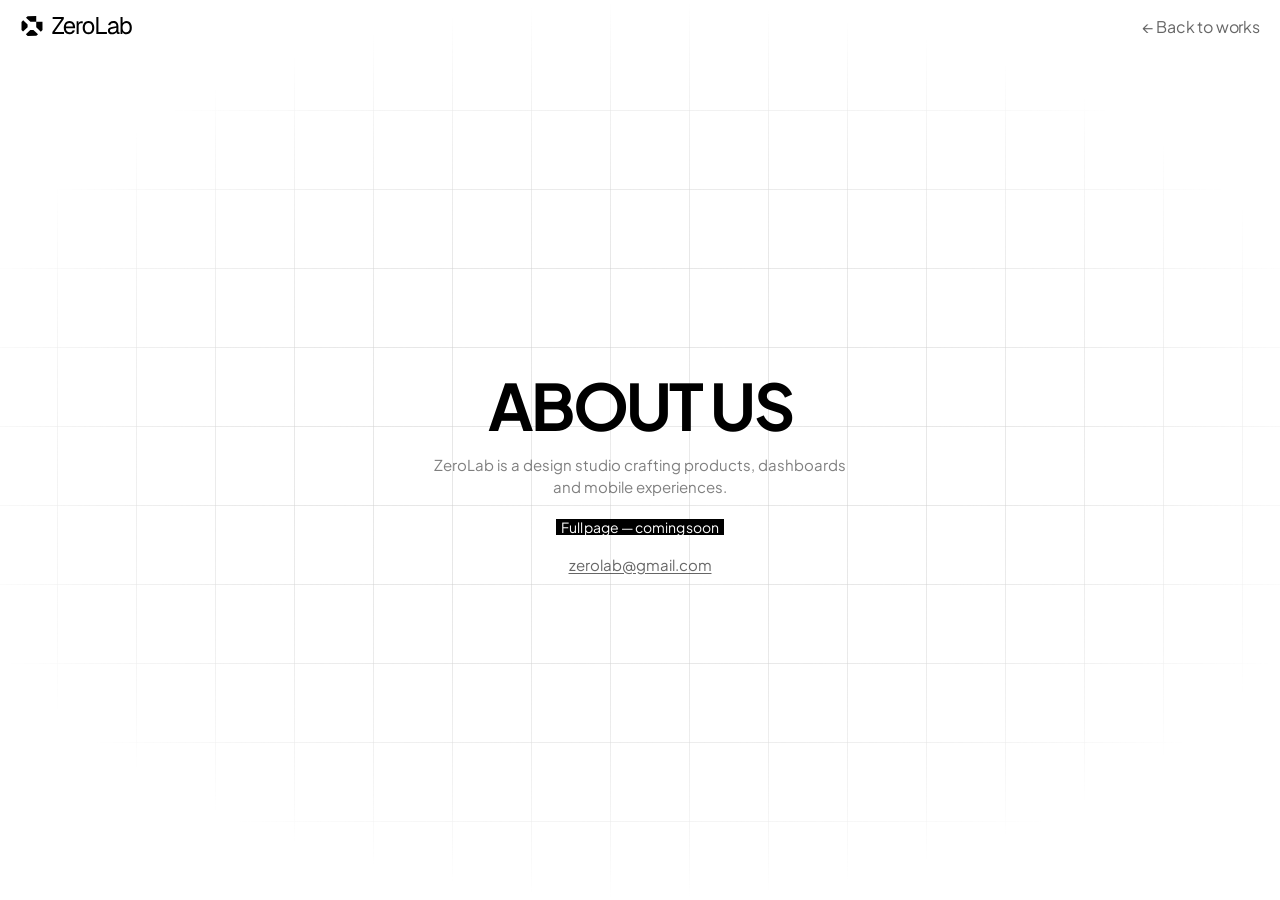
<file: about.html>
<!DOCTYPE html>
<html lang="en">
<head>
  <meta charset="UTF-8" />
  <meta name="viewport" content="width=device-width, initial-scale=1.0" />
  <title>About us · ZeroLab</title>
  <meta name="description" content="ZeroLab — a design studio. About us." />
  <link rel="icon" type="image/svg+xml" href="asset/zerolab logo.svg" />
  <link rel="preconnect" href="https://fonts.googleapis.com" />
  <link rel="preconnect" href="https://fonts.gstatic.com" crossorigin />
  <link
    href="https://fonts.googleapis.com/css2?family=Plus+Jakarta+Sans:wght@400;500;700&display=swap"
    rel="stylesheet"
  />
  <style>
    /* Placeholder page — replaced by the real About layout later. */
    * { margin: 0; padding: 0; box-sizing: border-box; }
    body {
      min-height: 100vh;
      background: #fff url("asset/background.png") center / cover no-repeat;
      font-family: "Plus Jakarta Sans", sans-serif;
      color: #000;
      -webkit-font-smoothing: antialiased;
      display: flex;
      flex-direction: column;
    }
    .top { display: flex; align-items: center; justify-content: space-between; padding: 14px 20px; }
    .brand { display: flex; align-items: center; text-decoration: none; color: #000; }
    /* asset/zerolab logo.svg is the FULL lockup (114x24) — mark and wordmark in
       one file. Height-only sizing keeps its aspect. Do not add a separate
       "ZeroLab" text node; the wordmark is already in the SVG. */
    .brand img { height: 24px; width: auto; display: block; }
    .back { font-size: 16px; letter-spacing: -0.16px; color: rgba(0, 0, 0, 0.6); text-decoration: none; }
    .back:hover { color: #000; }
    main { flex: 1; display: flex; flex-direction: column; align-items: center; justify-content: center; gap: 20px; padding: 40px 20px; text-align: center; }
    h1 { font-size: clamp(40px, 6vw, 64px); font-weight: 700; letter-spacing: -0.04em; text-transform: uppercase; line-height: 0.87; }
    p.tag { font-size: 15px; color: rgba(0, 0, 0, 0.5); max-width: 420px; line-height: 1.5; }
    .soon { display: inline-flex; padding: 2px 5px; background: #000; color: #fff; font-size: 14px; letter-spacing: -0.14px; line-height: 0.87; }
    a.mail { color: rgba(0, 0, 0, 0.6); font-size: 15px; text-decoration: underline; text-underline-position: from-font; }
    a.mail:hover { color: #000; }
  </style>
</head>
<body>
  <header class="top">
    <a class="brand" href="index.html">
      <img src="asset/zerolab logo.svg" alt="ZeroLab" draggable="false" />
    </a>
    <a class="back" href="index.html">← Back to works</a>
  </header>
  <main>
    <h1>About us</h1>
    <p class="tag">ZeroLab is a design studio crafting products, dashboards and mobile experiences.</p>
    <p class="soon">Full page — coming soon</p>
    <a class="mail" href="mailto:zerolab@gmail.com">zerolab@gmail.com</a>
  </main>
</body>
</html>
</file>
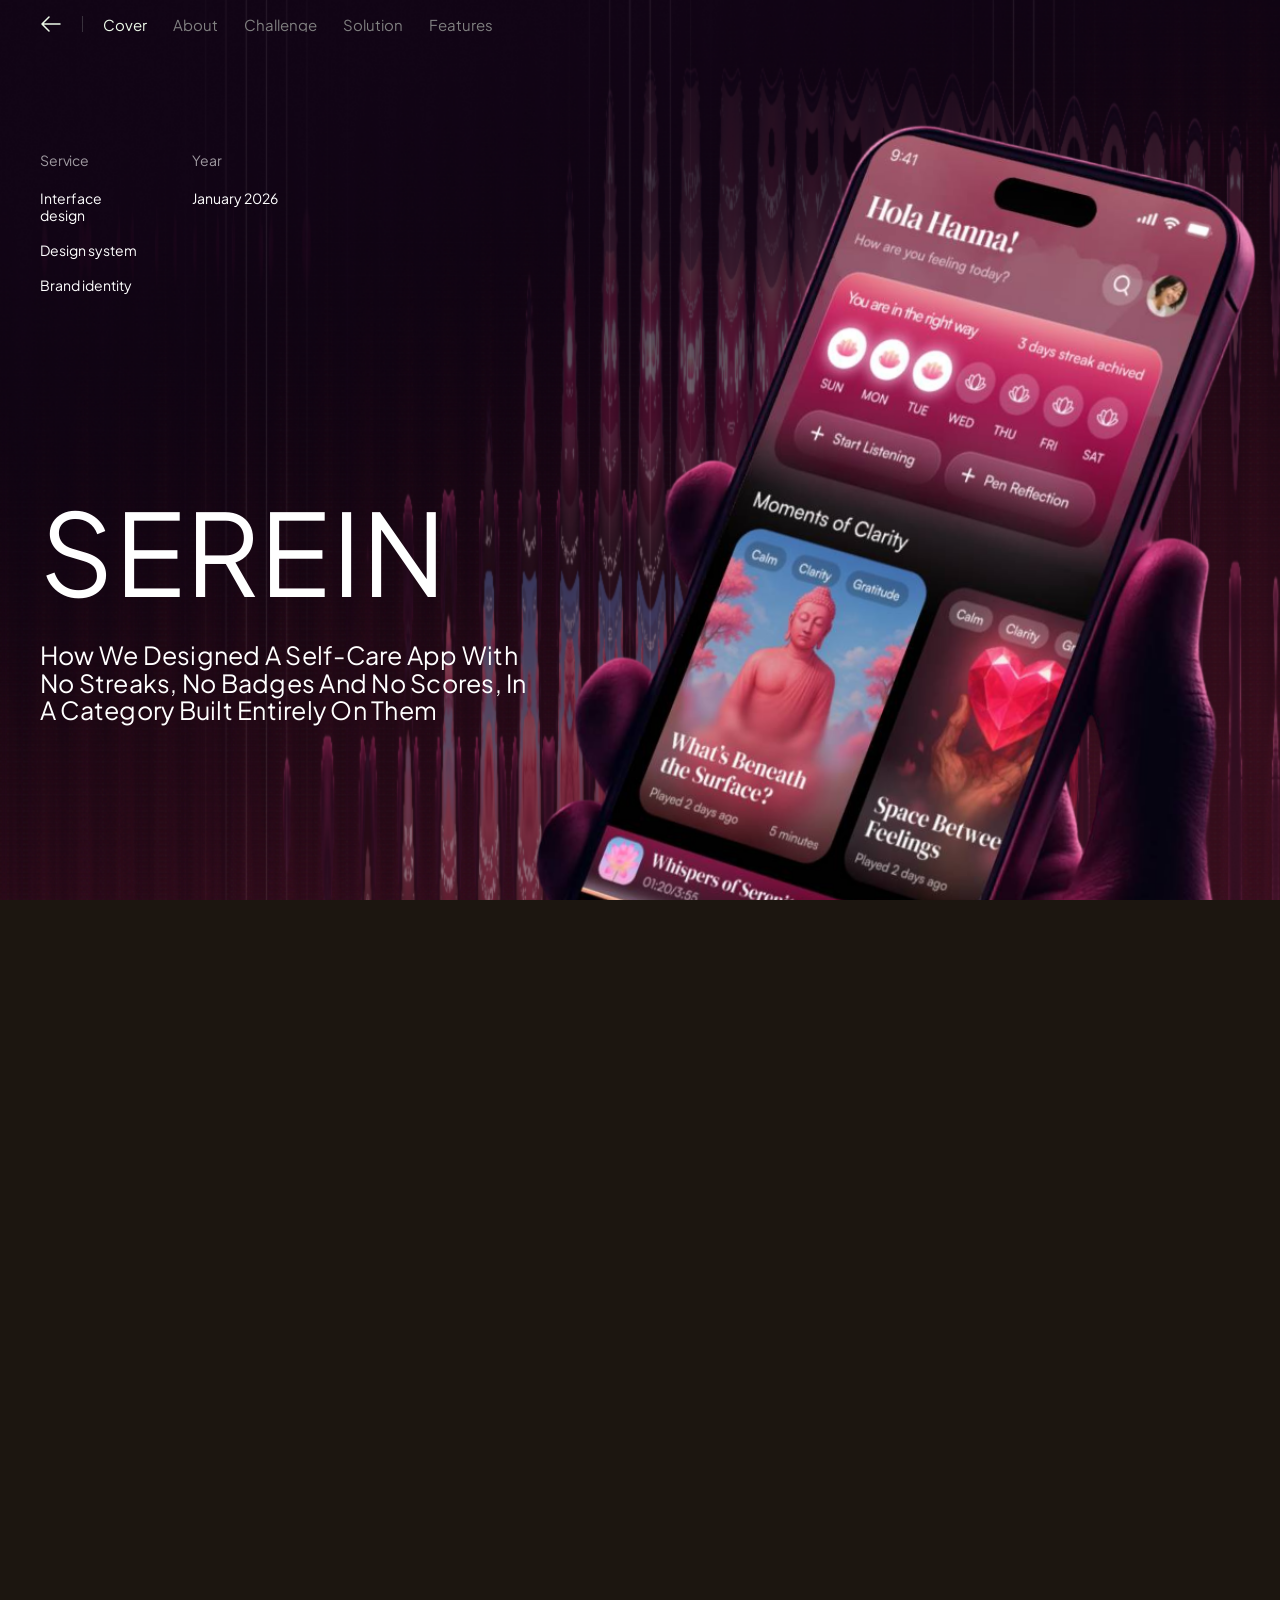
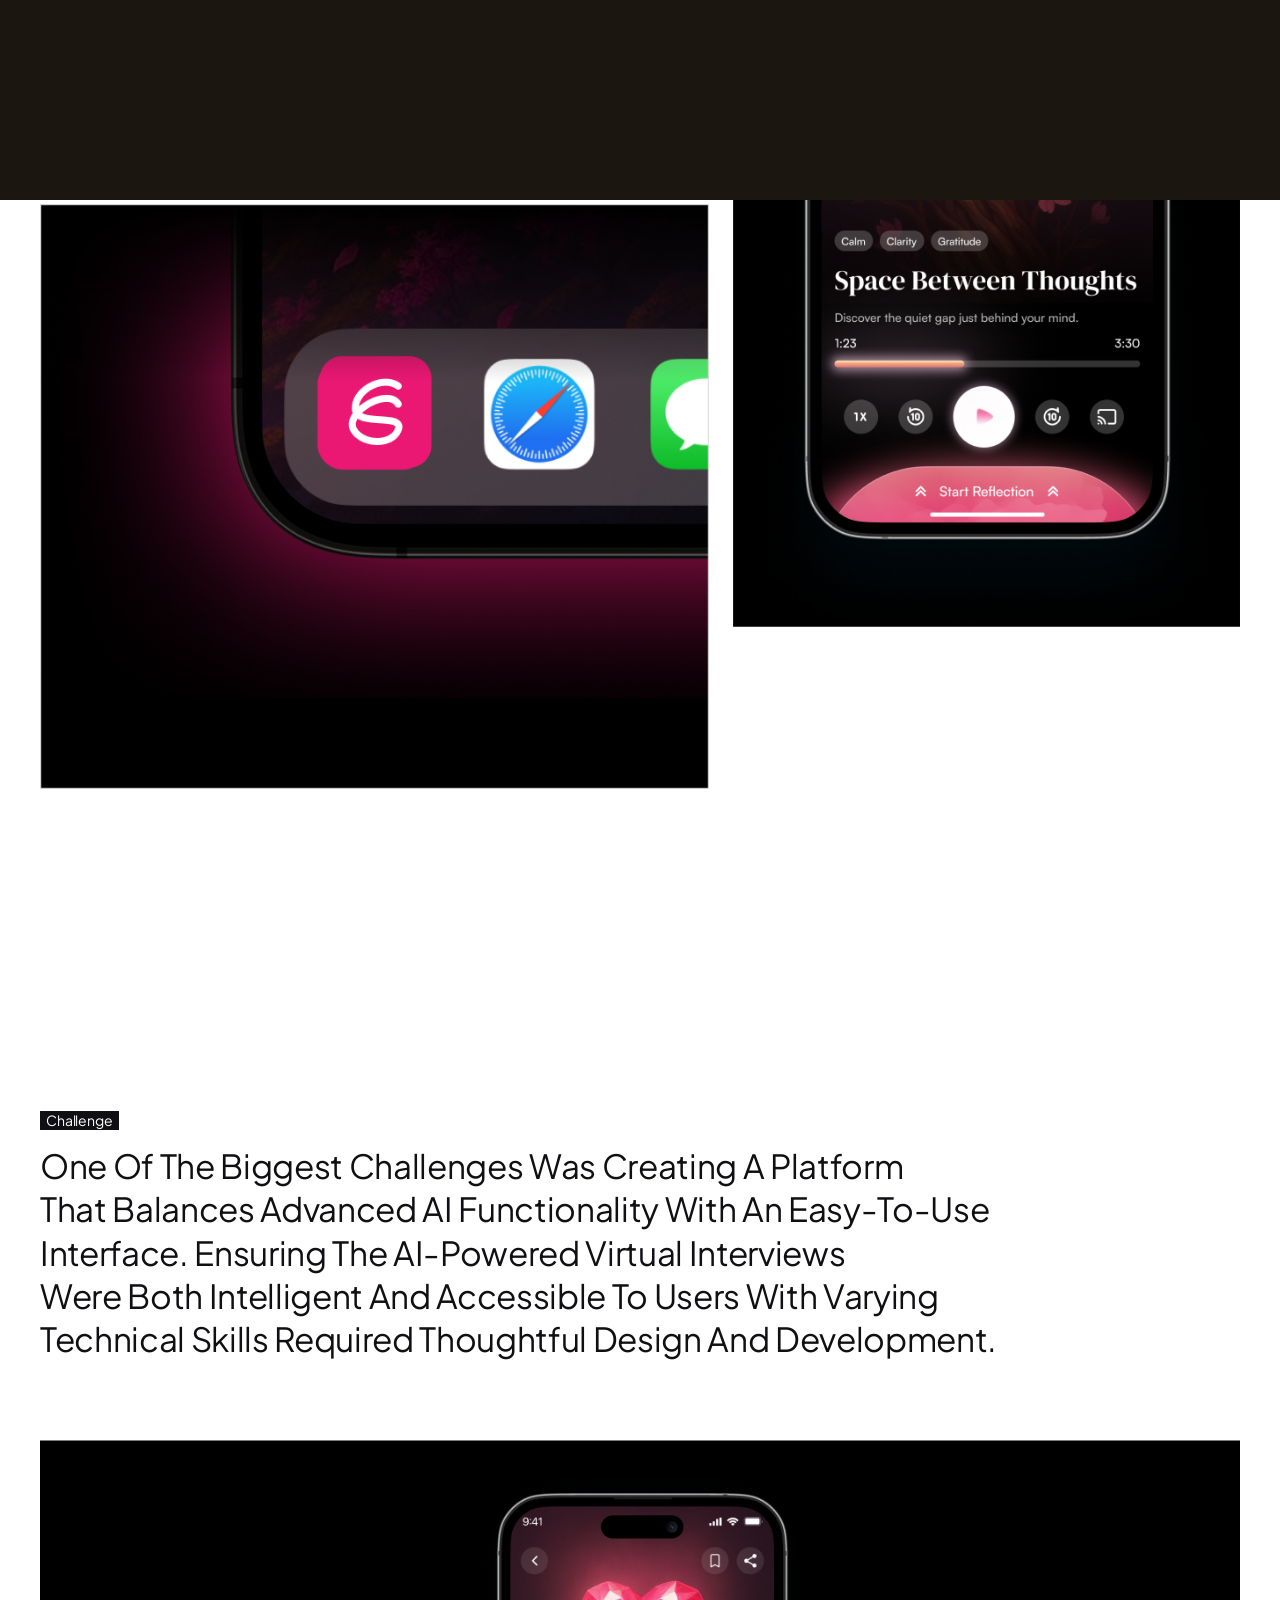
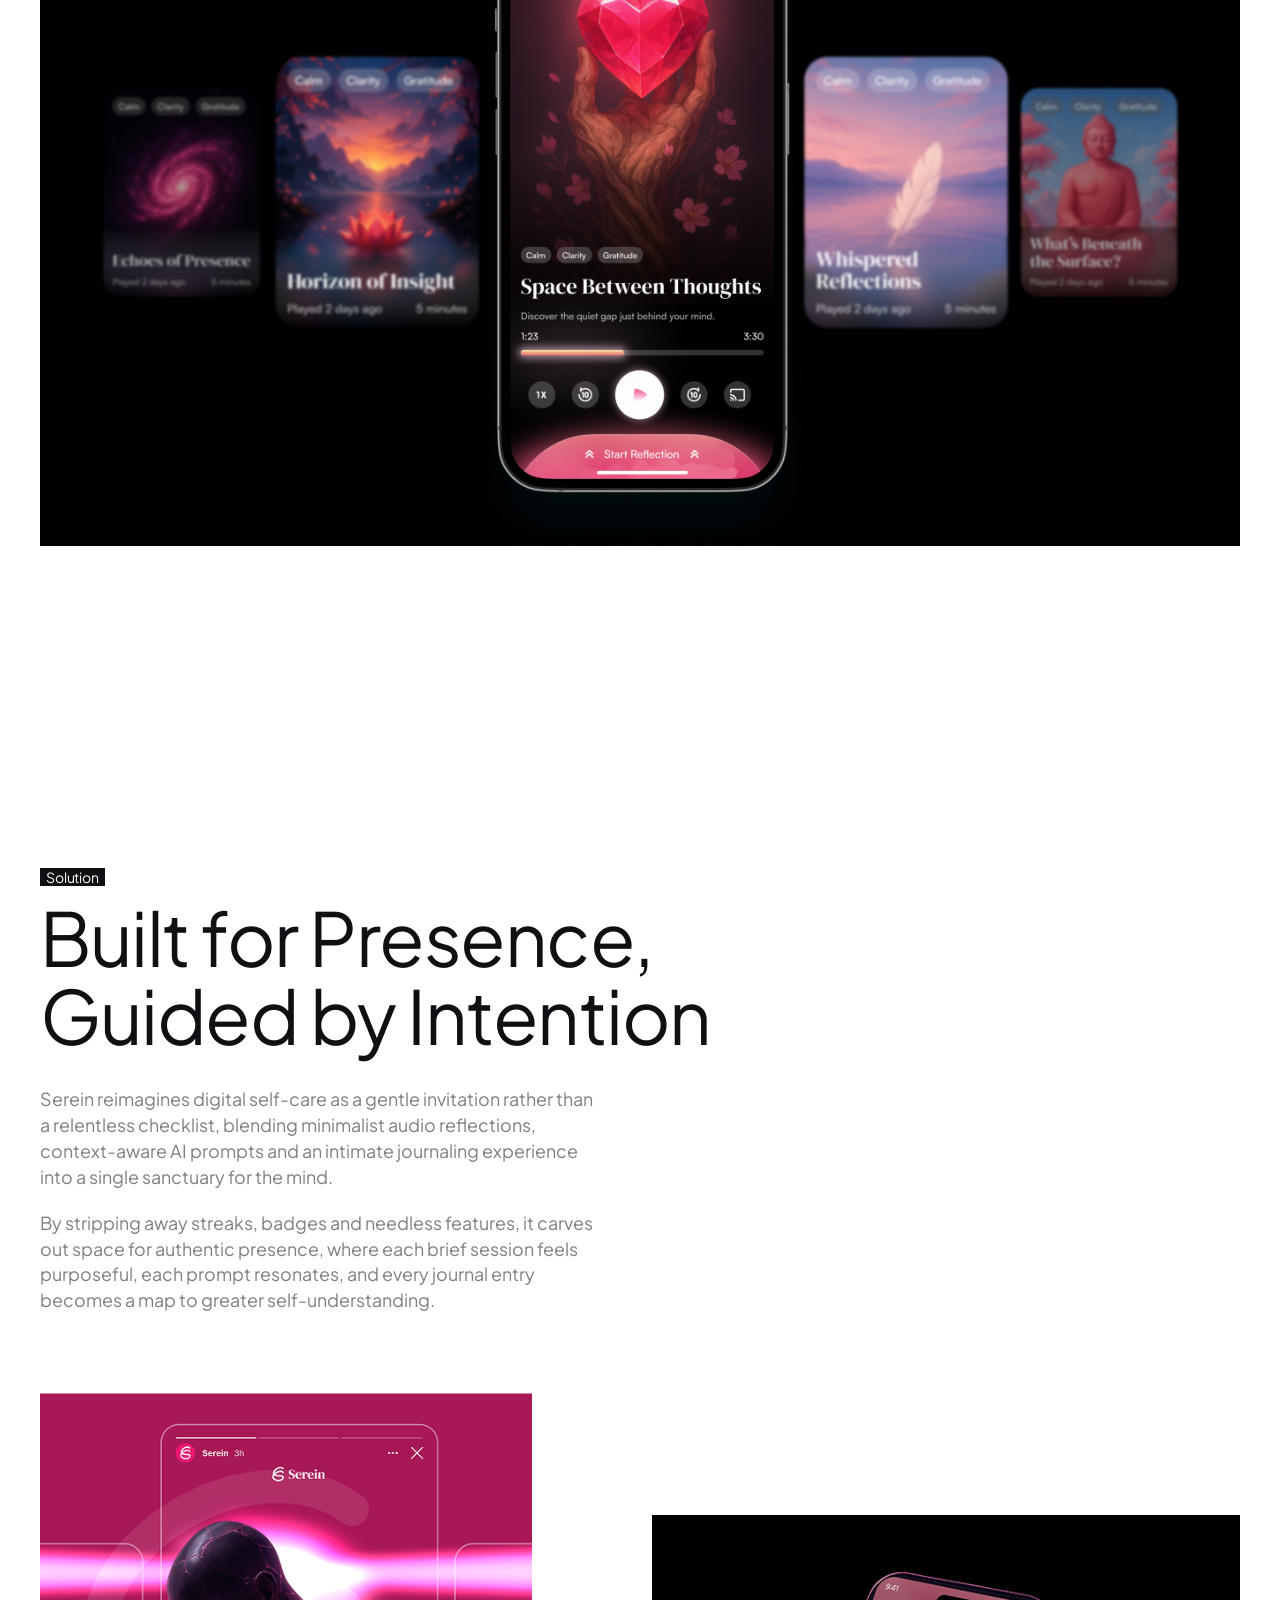
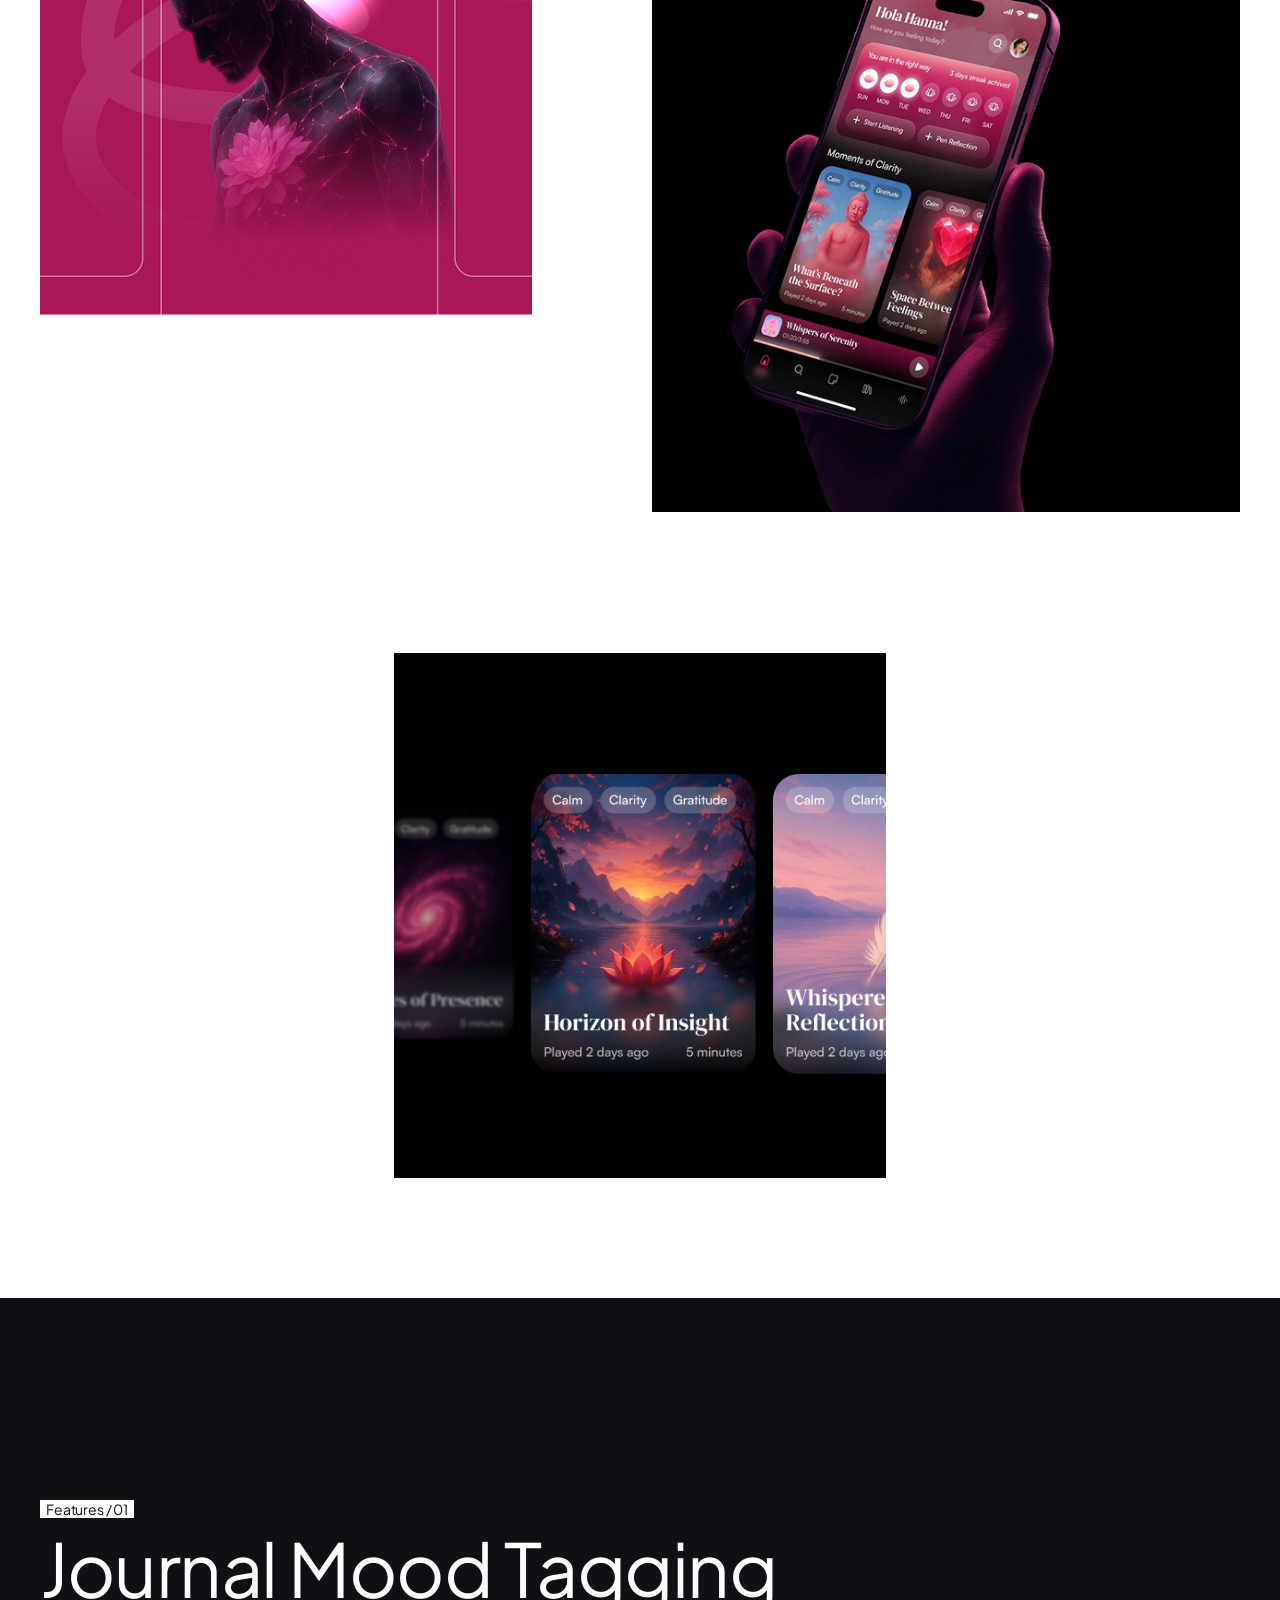
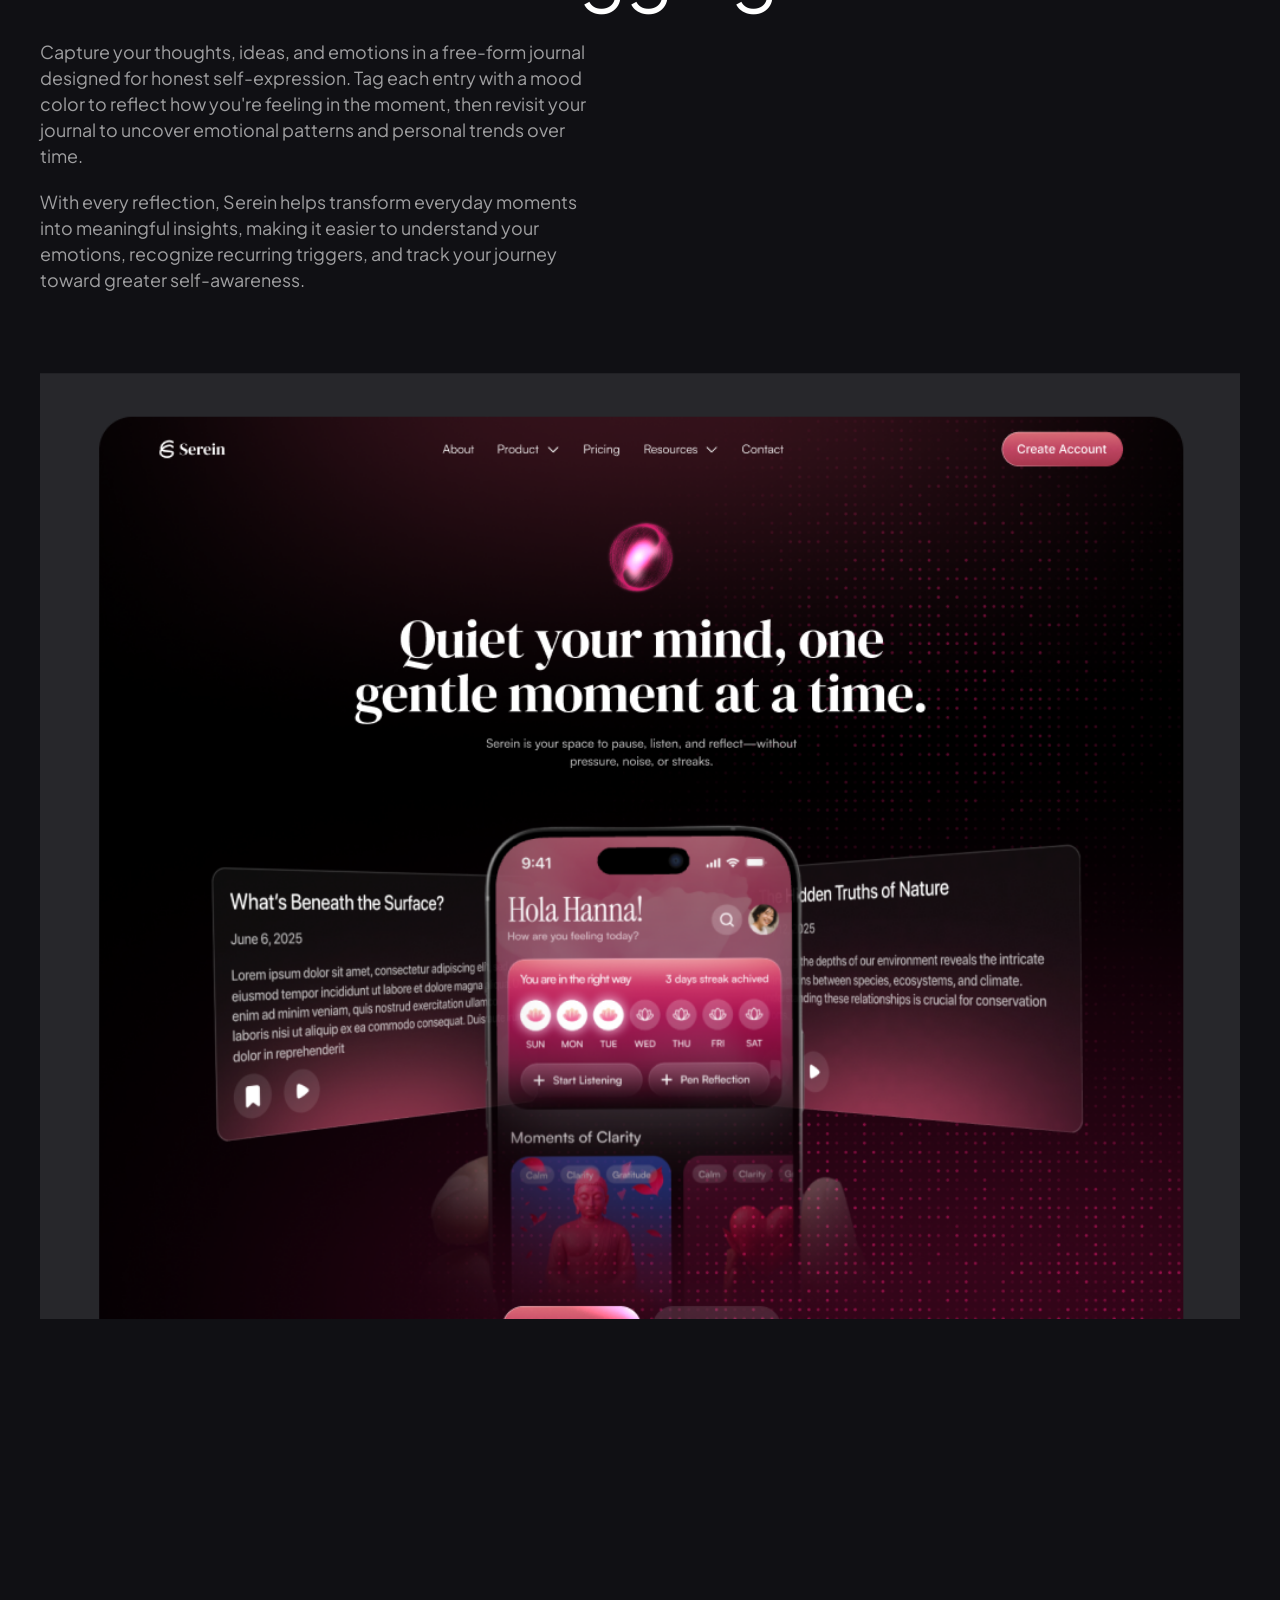
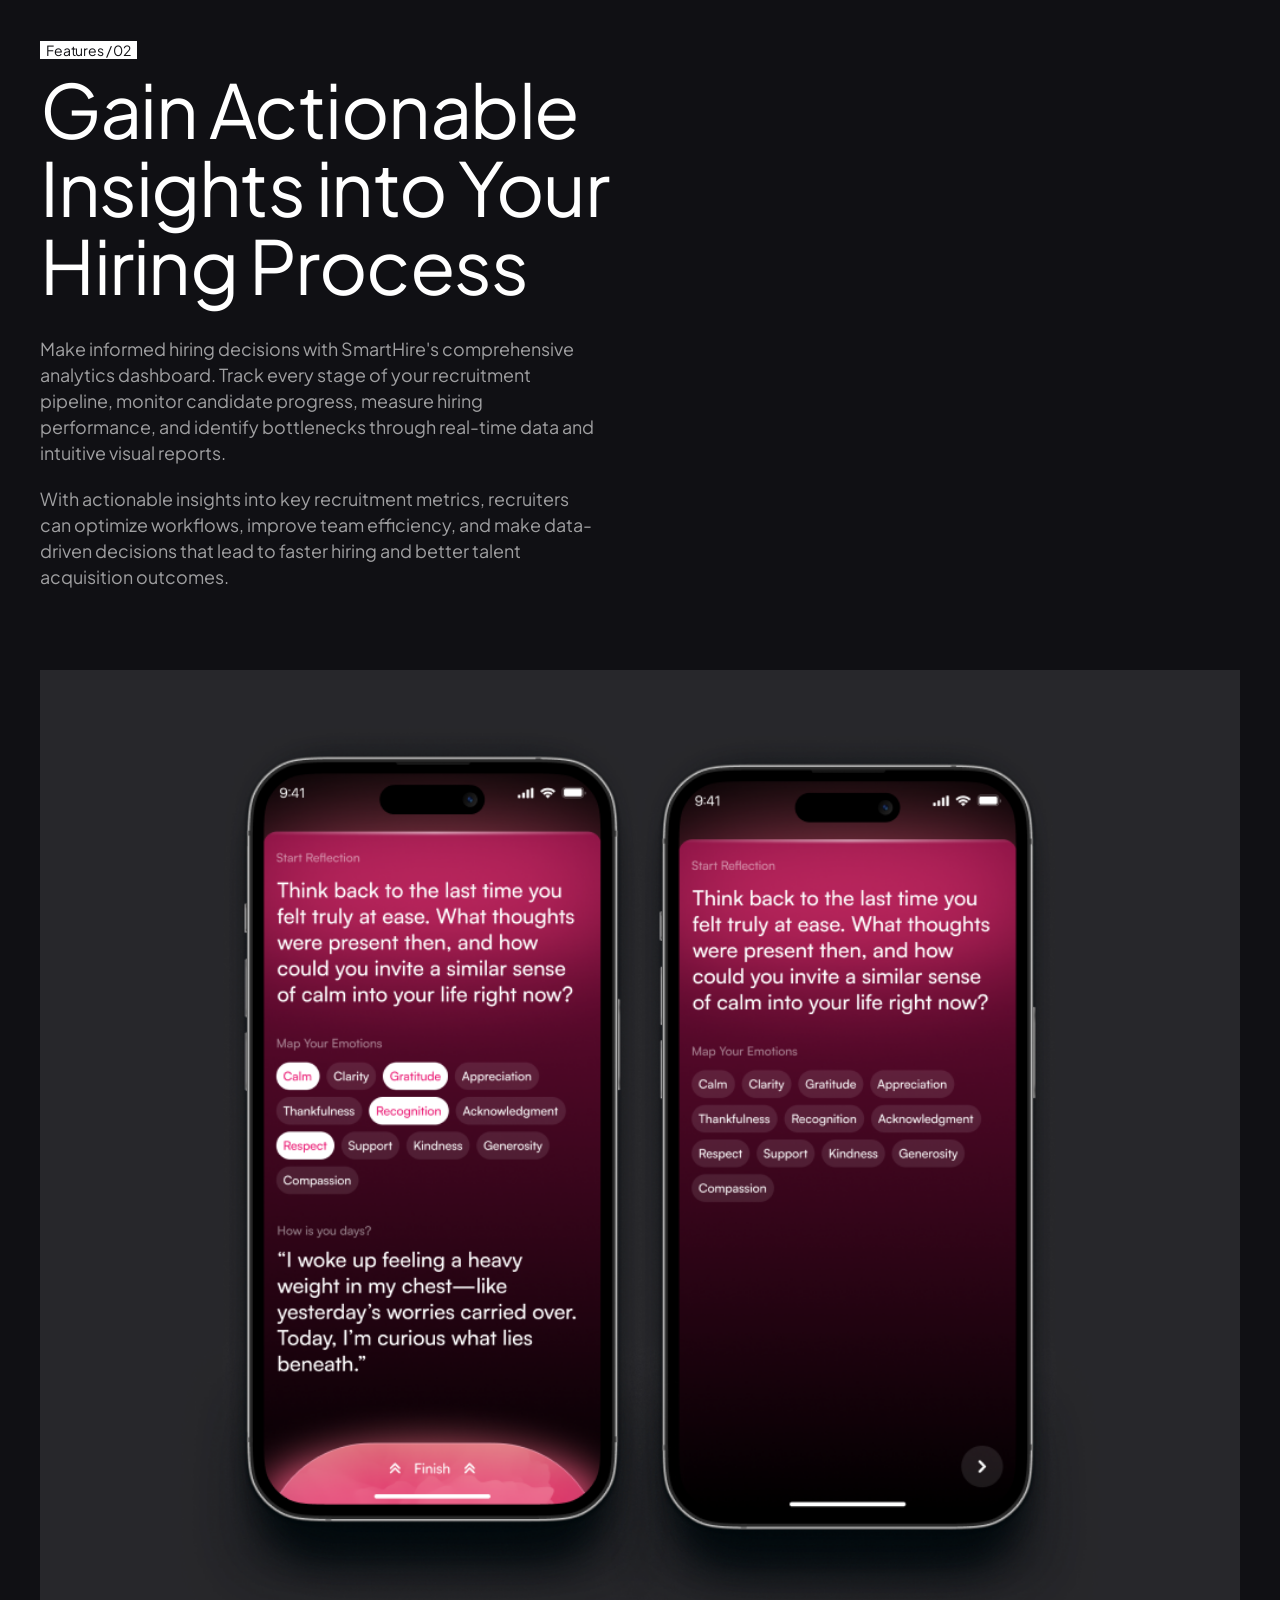
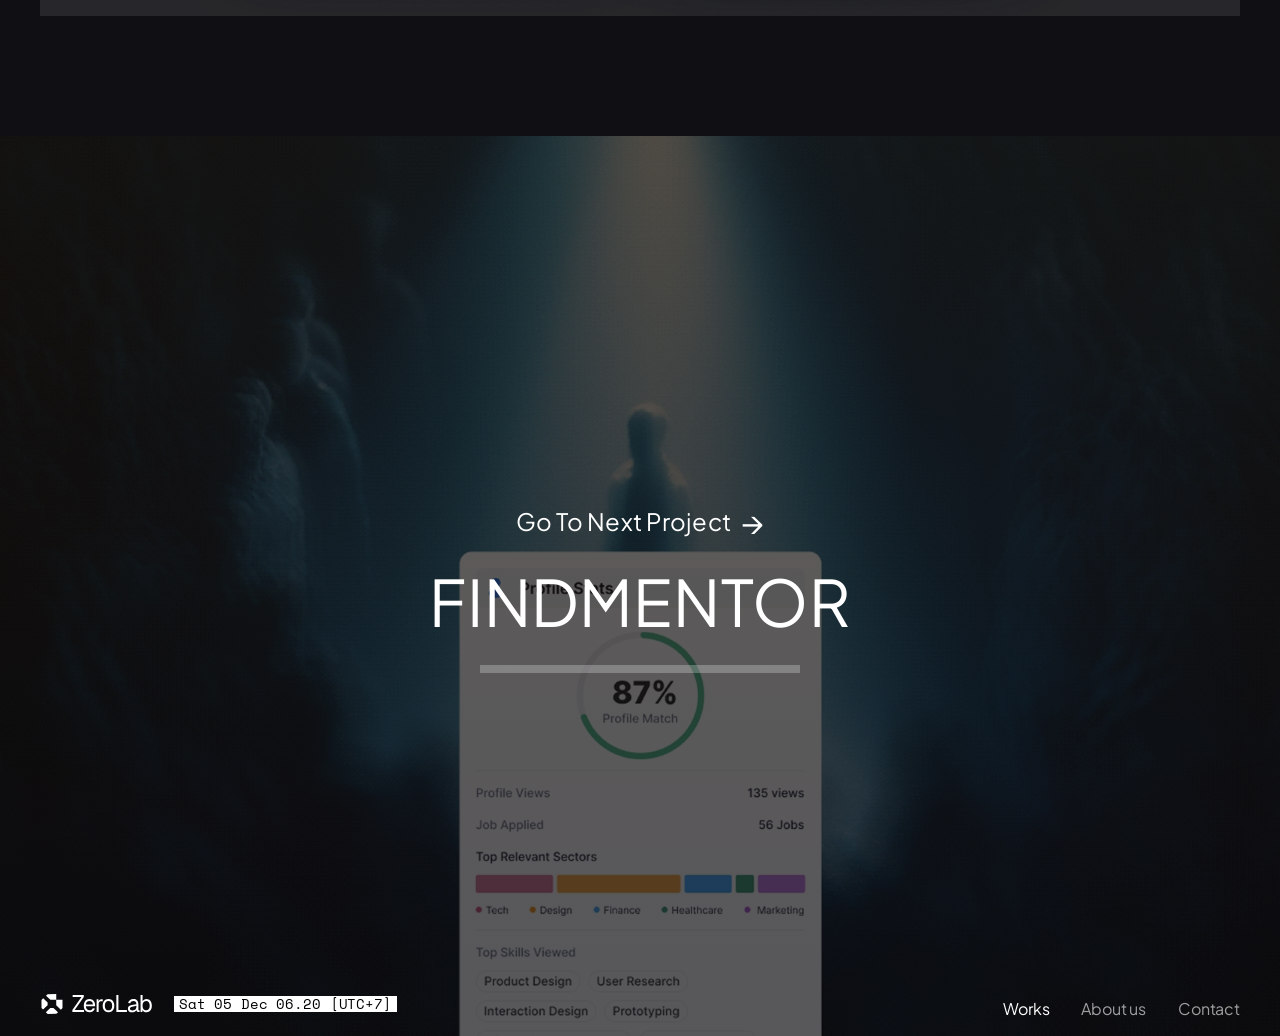
<file: project.html>
<!DOCTYPE html>
<html lang="en">
<head>
  <meta charset="UTF-8" />
  <meta name="viewport" content="width=device-width, initial-scale=1.0" />
  <title>Case study · ZeroLab</title>
  <meta name="description" content="ZeroLab case study" />
  <link rel="icon" type="image/svg+xml" href="asset/zerolab logo.svg" />
  <link rel="preconnect" href="https://fonts.googleapis.com" />
  <link rel="preconnect" href="https://fonts.gstatic.com" crossorigin />
  <link
    href="https://fonts.googleapis.com/css2?family=Plus+Jakarta+Sans:wght@400;500;700&family=Space+Mono:wght@400&display=swap"
    rel="stylesheet"
  />
  <link rel="stylesheet" href="nav.css" />
  <link rel="stylesheet" href="transition.css" />
  <link rel="stylesheet" href="project.css" />

  <!-- Every hop between case studies — the next-project link, its countdown,
       or a related card — goes through hashchange -> location.reload() below.
       Browsers restore the PREVIOUS scroll position across a reload by
       default, so the freshly loaded project rendered already scrolled to
       the footer, which satisfied the countdown's own IntersectionObserver
       immediately and started counting down again before the reader ever
       saw the hero — a same-project-forever loop with no way out. Opting
       out of that restoration is what makes a reload behave like the fresh
       visit it is meant to be. Must run before anything scrolls, so it sits
       ahead of even the hero stash below. -->
  <script>
    try { if ("scrollRestoration" in history) history.scrollRestoration = "manual"; } catch (e) {}
  </script>

  <!-- Paints the hero at FIRST PAINT rather than after a round trip.
       The image URL normally lives in content/<slug>.json, so the request
       cannot start until that fetch resolves — measured at 73ms against a first
       paint of 84ms, meaning this page opened on flat colour and the photograph
       the leaving panel was showing blinked back in a frame later.

       The home page stashes the hero here before navigating, so this runs
       before <body> is even parsed and the request starts with the document.
       A <style> rule rather than touching .hero directly: the element does not
       exist yet. render() sets the same image again from the CMS data, which is
       both the fallback (direct visit, private mode, cleared storage) and the
       correction if the stash is ever stale. -->
  <script>
    (function () {
      try {
        var slug = (location.hash || "").replace(/^#/, "").toLowerCase();
        if (!slug) return;
        var src = sessionStorage.getItem("zl:hero:" + slug);
        if (!src) return;
        var s = document.createElement("style");
        // --hero-img, not background-image: the backdrop is painted by
        // .hero::before so that scroll parallax can move it, and a rule for a
        // pseudo-element is exactly as good here as one for the element —
        // neither exists yet, both apply the moment it does.
        s.textContent =
          '.hero{--hero-img:url("' + encodeURI(src).replace(/"/g, "%22") + '")}';
        document.head.appendChild(s);
      } catch (e) {
        /* no storage — render() sets it after the fetch, as before */
      }
    })();
  </script>
</head>
<body class="case">
  <!-- Top bar sits over the hero, so it lives outside .hero-inner.
       A back link + a section index (Cover, About, …) built from the case's
       own sections by the render script below. The active section — the one
       under the bar as you scroll — reads full white; the rest sit at 70%. -->
  <header class="case-top">
    <div class="case-nav">
      <a class="case-nav-back" href="index.html" aria-label="Back to home">
        <svg width="22" height="16" viewBox="0 0 22 16" fill="none" aria-hidden="true">
          <path d="M9 1 2 8l7 7M2 8h18" stroke="currentColor" stroke-width="1.5"
                stroke-linecap="round" stroke-linejoin="round" />
        </svg>
      </a>
      <nav class="case-nav-index" id="caseNavIndex" aria-label="Case study sections"></nav>
    </div>
  </header>

  <!-- Hero + sections are rendered from case-studies.js -->
  <section class="hero" id="hero">
    <div class="hero-inner wrap">
      <dl class="hero-meta" id="heroMeta"></dl>
      <!-- Deliberately empty. Any placeholder here is painted from first paint
           until the content fetch resolves — about a second of the literal word
           sitting on the hero before the real title replaces it. -->
      <h1 class="hero-title" id="heroTitle"></h1>
      <p class="hero-intro" id="heroIntro"></p>
    </div>
  </section>

  <main id="sections"></main>

  <!-- ------------------------------------------------------------------ -->
  <!-- Template components below: identical on every case study, so they   -->
  <!-- are markup, not content. Next project is derived from config.js's   -->
  <!-- order — (current index + 1), wrapping to the first project.         -->
  <!-- ------------------------------------------------------------------ -->

  <!-- Next-project reveal + footer, one section (replaces the old related-
       cards grid and the contact form). Backdrop is the NEXT project's own
       thumbnail — this section is a preview of where "next" goes, not a
       repeat of the page you are already on. -->
  <section class="contact">
    <img class="contact-bg" id="contactBg" src="asset/contact-bg.png" alt="" draggable="false" />
    <div class="contact-inner">
      <div class="next-project" id="nextProject">
        <a class="next-link" id="nextLink" href="index.html">
          <span class="next-link-text">Go To Next Project</span>
          <span class="next-arrow" aria-hidden="true">→</span>
        </a>
        <h2 class="next-title" id="nextTitle"></h2>
        <!-- The countdown, as a bar rather than a sentence. Sits at zero from
             render and only fills once the footer is completely in view — see
             the observer below. -->
        <div class="next-progress" id="nextProgress"
             role="progressbar" aria-label="Opening next project">
          <span class="next-progress-fill" id="nextProgressFill"></span>
        </div>
      </div>

      <!-- Same component, footer placement. Also on a dark backdrop.
           id is the countdown's trigger: it only starts once THIS is
           completely on screen, not just the reveal above it. -->
      <footer class="contact-foot" id="caseFooter" data-zl-nav data-nav-layout="footer"
              data-nav-active="works" data-nav-invert></footer>
    </div>
  </section>

  <script src="nav.js"></script>
  <!-- Leaving panel, shared with the home page. Intercepts links back to
       index.html and carries the current project across so home restores it. -->
  <script src="transition.js"></script>
  <script src="vendor/lenis.min.js"></script>
  <script src="config.js"></script>
  <script src="case-studies.js"></script>
  <script>
    (function () {
      function slugOf(p) {
        return (p.slug || p.name || "").toLowerCase().replace(/[^a-z0-9]+/g, "-");
      }

      // Fills the hero copy — title, meta columns, intro — into the static
      // markup. One place, called from two: the first-paint stash below (panel
      // arrival) and render() after the fetch (direct visit, or as the
      // correction if the stash was ever stale).
      function fillHero(title, meta, intro) {
        document.getElementById("heroTitle").textContent = title || "";
        var metaEl = document.getElementById("heroMeta");
        metaEl.textContent = "";
        (meta || []).forEach(function (col) {
          var wrap = document.createElement("div");
          wrap.className = "hero-meta-col";
          var dt = document.createElement("dt");
          dt.textContent = col.label;
          wrap.appendChild(dt);
          var vals = document.createElement("div");
          vals.className = "vals";
          (col.values || []).forEach(function (v) {
            var dd = document.createElement("dd");
            dd.textContent = v;
            vals.appendChild(dd);
          });
          wrap.appendChild(vals);
          metaEl.appendChild(wrap);
        });
        document.getElementById("heroIntro").textContent = intro || "";
      }

      // FIRST PAINT, panel arrival: the leaving panel rose this hero during the
      // navigation and stashed its copy. Paint it now — before the two content
      // fetches even start — so the text lands continuously with the panel
      // instead of vanishing until the fetch resolves and blinking back in. The
      // image is already handled the same way by the <head> script. reveal.js
      // reads window.__zlHeroPre at startup and shows this in place rather than
      // revealing it again; render() below skips the hero when it has run.
      try {
        var preSlug = (location.hash || "").replace(/^#/, "").toLowerCase();
        var preRaw = preSlug && sessionStorage.getItem("zl:herotext:" + preSlug);
        if (preRaw) {
          var pre = JSON.parse(preRaw);
          fillHero(pre.title, pre.meta, pre.intro);
          window.__zlHeroPre = true;
          sessionStorage.removeItem("zl:herotext:" + preSlug);
        }
      } catch (e) {
        /* no stash / private mode / bad JSON — render() fills it after the fetch */
      }

      // config.js fetches content/projects.json, so the list is not available
      // synchronously. Everything below waits for it.
      (window.PROJECTS_READY || Promise.resolve([])).then(start);

      function start(projects) {
      projects = projects || [];

      // Resolve the project from the hash (project.html#slug).
      var slug = (location.hash || "").replace(/^#/, "").toLowerCase();
      var idx = -1;
      for (var i = 0; i < projects.length; i++) {
        if (slugOf(projects[i]) === slug) { idx = i; break; }
      }
      if (idx < 0) idx = 0;
      var project = projects[idx];
      if (!project) return;
      // Content now lives in content/<slug>.json, so rendering waits on the
      // fetch. `study` is null when a project has no content file yet.
      window.CaseStudies.load(slugOf(project)).then(render);

      function render(study) {
      document.title = project.name + " · ZeroLab";

      // --- hero ---------------------------------------------------------
      var heroEl = document.getElementById("hero");

      // The hero backdrop is painted by .hero::before, which reads this
      // variable — the layer exists so scroll parallax can move it, which a
      // background-image could not be. The CMS image IS the composed hero
      // (gradient and all), so it fills the frame via `cover` in project.css
      // rather than being positioned by hand.
      function setHeroBg(src) {
        if (src) heroEl.style.setProperty("--hero-img", 'url("' + encodeURI(src) + '")');
      }

      // The image is set every time: it corrects a stale stash and is what a
      // direct visit relies on. The copy is only filled when the panel did not
      // already paint it at first paint — refilling would tear down the hero
      // reveal.js has already shown in place and make it flash.
      if (study && study.hero) {
        // pickHero (config.js) takes the crop that matches this viewport's
        // shape. Same call the home page makes, so the panel that just rose
        // this hero and the page settling under it are showing the identical
        // file — a mismatch here would swap the backdrop out from under a
        // finished transition.
        setHeroBg(window.pickHero(study.hero.imageMobile, study.hero.imageTablet, study.hero.image));
        if (!window.__zlHeroPre) {
          fillHero(project.name, study.hero.meta || [], study.hero.intro || "");
        }
      } else {
        // No case study written yet — fall back to the cover and config meta.
        setHeroBg(project.image);
        if (!window.__zlHeroPre) {
          var bits = [];
          if (project.year) bits.push(project.year);
          if (project.role) bits.push(project.role);
          var fbMeta = bits.length ? [{ label: "Project", values: bits }] : [];
          fillHero(project.name, fbMeta, project.subtitle || "");
        }
      }

      // --- sections -----------------------------------------------------
      var main = document.getElementById("sections");
      var sections = (study && study.sections) || [];

      // The Branding section is shown on the krool case only; every other
      // project drops it.
      if (slugOf(project) !== "krool") {
        sections = sections.filter(function (s) {
          return (s.label || "").trim().toLowerCase() !== "branding";
        });
      }

      // Section index (top bar): "Cover" plus one item per section group. The
      // label is the section's first word with any "/ 01" dropped, and
      // consecutive duplicates collapse — Features / 01 + Features / 02 read as
      // one "Features". `zones` maps every scroll target (hero + each section)
      // to the nav item it belongs to, for the scroll-spy below.
      var heroSection = document.getElementById("hero");
      var navItems = [{ label: "Cover", target: heroSection }];
      var zones = [{ el: heroSection, navIndex: 0 }];
      var lastNavLabel = null;
      function navLabel(raw) {
        var base = (raw || "").split("/")[0].trim();
        return base.split(/\s+/)[0] || base;
      }

      sections.forEach(function (s) {
        var sec = document.createElement("section");
        sec.className = "sec";
        sec.dataset.theme = s.theme || "light";
        sec.dataset.align = s.align || "left";
        // Every section stacks the label directly above its heading (the old
        // per-section "row" layout put the chip in a separate left column).
        sec.dataset.head = "stack";

        var inner = document.createElement("div");
        inner.className = "wrap";

        var head = document.createElement("div");
        head.className = "sec-head";

        // Left column: the label chip on its own.
        var col1 = document.createElement("div");
        if (s.label) {
          var chip = document.createElement("p");
          chip.className = "sec-label";
          chip.textContent = s.label;
          col1.appendChild(chip);
        }
        head.appendChild(col1);

        // Right column: heading, with the body stacked beneath it.
        var col2 = document.createElement("div");
        col2.className = "sec-copy";
        var h2 = document.createElement("h2");
        h2.className = "sec-heading";
        h2.textContent = s.heading;
        col2.appendChild(h2);
        if (s.body && s.body.length) {
          var bodyEl = document.createElement("div");
          bodyEl.className = "sec-body";
          s.body.forEach(function (p) {
            var el = document.createElement("p");
            el.textContent = p;
            bodyEl.appendChild(el);
          });
          col2.appendChild(bodyEl);
        }
        head.appendChild(col2);
        inner.appendChild(head);

        var media = s.media || [];
        if (media.length) {
          var fig = document.createElement("div");
          fig.className = "sec-media";
          fig.dataset.count = String(Math.min(media.length, 3));
          fig.dataset.layout = s.mediaLayout || "even";
          media.forEach(function (src, i) {
            var frame = document.createElement("div");
            frame.className = "sec-media-frame";
            var img = document.createElement("img");
            img.src = src;
            img.alt = project.name + " — " + s.heading + " (" + (i + 1) + ")";
            img.loading = "lazy";
            img.draggable = false;
            frame.appendChild(img);
            fig.appendChild(frame);
          });
          inner.appendChild(fig);
        }

        sec.appendChild(inner);
        main.appendChild(sec);

        var short = navLabel(s.label);
        if (short && short.toLowerCase() !== (lastNavLabel || "").toLowerCase()) {
          navItems.push({ label: short, target: sec });
          lastNavLabel = short;
        }
        zones.push({ el: sec, navIndex: navItems.length - 1 });
      });

      // --- section-index bar + scroll-spy ----------------------------------
      var navIndexEl = document.getElementById("caseNavIndex");
      if (navIndexEl) {
        navIndexEl.textContent = "";
        navItems.forEach(function (item, i) {
          var btn = document.createElement("button");
          btn.type = "button";
          btn.className = "case-nav-item" + (i === 0 ? " is-active" : "");
          btn.textContent = item.label;
          btn.addEventListener("click", function () {
            var t = item.target;
            if (!t) return;
            var bar = document.querySelector(".case-nav");
            // Land the section top just ABOVE the spy band (probe below), so the
            // section it lands on is the one that lights up — see bindSpy.
            var off = (bar ? bar.getBoundingClientRect().bottom : 52) + 8;
            // Resolve to an absolute Y so the section lands just below the bar.
            // Lenis owns the scroll, so drive it directly with a number (this
            // build ignores element targets); native smooth is the fallback.
            var y = Math.max(0, t.getBoundingClientRect().top + window.scrollY - off);
            if (window.__caseLenis) window.__caseLenis.scrollTo(y);
            else window.scrollTo({ top: y, behavior: "smooth" });
          });
          item.btn = btn;
          navIndexEl.appendChild(btn);
        });

        // A 1px band pinned just under the bar answers "which section is under
        // it?" — the same technique the bar-ink observer uses. Re-bound on
        // resize because the band is expressed against the viewport height.
        var spyIO = null;
        var bindSpy = function () {
          if (!("IntersectionObserver" in window)) return;
          if (spyIO) spyIO.disconnect();
          var bar = document.querySelector(".case-nav");
          // 12px below where a click lands a section top, so the clicked
          // section — not the one above it — is the one under the band.
          var probe = Math.round((bar ? bar.getBoundingClientRect().bottom : 52) + 20);
          var vh = window.innerHeight;
          var els = zones.map(function (z) { return z.el; });
          var seen = [];
          var currentIdx = -1;
          function apply() {
            // Last target touching the band wins — the one arriving from below.
            var idx = 0;
            for (var i = 0; i < zones.length; i++) if (seen[i]) idx = zones[i].navIndex;
            if (idx === currentIdx) return;
            currentIdx = idx;
            navItems.forEach(function (it, k) {
              if (it.btn) it.btn.classList.toggle("is-active", k === idx);
            });
          }
          spyIO = new IntersectionObserver(function (entries) {
            entries.forEach(function (e) {
              var i = els.indexOf(e.target);
              if (i > -1) seen[i] = e.isIntersecting;
            });
            apply();
          }, {
            rootMargin: -probe + "px 0px " + -(vh - probe - 1) + "px 0px",
            threshold: 0,
          });
          els.forEach(function (el) { spyIO.observe(el); });
        };
        bindSpy();
        window.addEventListener("resize", bindSpy);
      }

      // --- next project + its background -----------------------------------
      // The next project by order, wrapping past the end back to the first.
      // Single-project sites have nothing to point at — the section then
      // has no link and no countdown to start.
      var next = projects.length > 1 ? projects[(idx + 1) % projects.length] : null;

      var contactBg = document.getElementById("contactBg");
      var bgSrc = (next && (next.thumb || next.image)) || project.image;
      if (contactBg && bgSrc) contactBg.src = bgSrc;

      var nextSection = document.getElementById("nextProject");
      var nextLink = document.getElementById("nextLink");
      var nextTitle = document.getElementById("nextTitle");
      var nextProgressFill = document.getElementById("nextProgressFill");

      if (next) {
        var nextHref = "project.html#" + slugOf(next);
        nextLink.href = nextHref;
        nextTitle.textContent = next.name;

        // The bar is on screen from the start, empty — only the FILL waits for
        // the footer to be completely on screen, not just the reveal above it,
        // so nothing runs down until the reader has scrolled to the bottom.
        //
        // ONE constant drives both the bar and the navigation. Hand the CSS
        // the same number rather than writing 10s in two places, where they
        // could drift and the bar would sit full for a beat, or navigate with
        // travel still left in it.
        var COUNT_MS = 10000;
        var timer = null;
        nextProgressFill.style.setProperty("--countdown", COUNT_MS + "ms");

        function startCountdown() {
          nextProgressFill.style.scale = "1 1";
          timer = setTimeout(function () {
            // A real click, not a raw location change — so this rides the
            // exact same path a manual click does: the overlay router's
            // panel transition when browsing from home, or the plain
            // hashchange reload on a directly-loaded case page. Never two
            // different behaviours for the same navigation.
            nextLink.click();
          }, COUNT_MS);
        }

        var footerEl = document.getElementById("caseFooter");
        if ("IntersectionObserver" in window && footerEl) {
          var io = new IntersectionObserver(function (entries) {
            entries.forEach(function (entry) {
              if (entry.isIntersecting) {
                io.disconnect();
                startCountdown();
              }
            });
          }, { threshold: 1 });
          io.observe(footerEl);
        } else {
          // No IntersectionObserver support (or no footer to watch) — fall
          // back to starting at load rather than never counting down at all.
          startCountdown();
        }
      } else if (nextSection) {
        nextSection.style.display = "none";
      }

      // Hash changes (e.g. clicking the next-project link while already on
      // this page) re-render the page.
      window.addEventListener("hashchange", function () { location.reload(); });

      // The clock lives in nav.js now — it was showing the VIEWER's local time
      // here while the home page showed Jakarta, so the two disagreed outside
      // UTC+7. One ticker, one timezone.

      // Content is in the DOM — anything that has to measure it can bind now.
      window.dispatchEvent(new CustomEvent("casestudy:rendered"));
      } // end render
      } // end start
    })();
  </script>
  <!-- Smooth scroll and custom cursor. These bind to static markup, so load
       order relative to the async render above does not matter. -->
  <script src="case-interactions.js"></script>
  <!-- Scroll reveal. Measures rendered text, so it waits for the
       `casestudy:rendered` event dispatched above rather than for load. -->
  <script src="reveal.js"></script>
</body>
</html>
</file>
<file: nav.css>
/* ==========================================================================
   NAVIGATION BAR — one component, three placements.

   Loaded by every page. The component owns its INTERNAL layout and colour;
   the host element owns page placement (position, z-index, gutter), because
   that genuinely differs per page and has nothing to do with the nav.

   PLACEMENTS
     data-layout="bar"     logo above clock, links right   (page headers)
     data-layout="footer"  logo beside clock, bottom-aligned (contact footer)

   COLOUR
     Base styles are the light treatment: the logo SVG ships fill="black", so
     black ink is the natural resting state. data-invert flips the whole bar
     for dark backdrops. That works because every colour here is monochrome —
     blacks, whites and alpha-greys — so invert() maps each one exactly onto
     its counterpart, including the clock chip swapping ink and paper. Put a
     chromatic colour in this bar and invert will turn it its complement.
   ========================================================================== */

.zl-nav {
  --zl-nav-ink: #000;
  --zl-nav-dim: rgba(0, 0, 0, 0.6);
  display: flex;
  align-items: flex-start;
  justify-content: space-between;
  gap: 24px;
  font-family: "Plus Jakarta Sans", sans-serif;
}

/* One switch instead of a parallel dark palette. See the note above. */
.zl-nav[data-invert="true"] { filter: invert(1); }

/* --- brand ---------------------------------------------------------------- */
.zl-nav-brand { display: grid; gap: 10px; }

.zl-nav-logo { display: flex; align-items: center; text-decoration: none; }
/* asset/zerolab logo.svg is the FULL lockup (114x24) — mark and wordmark in
   one file. Height-only sizing keeps its aspect. Do not add a separate
   "ZeroLab" text node; the wordmark is already in the SVG. */
.zl-nav-logo img {
  height: 24px;
  width: auto;
  display: block;
  user-select: none;
  -webkit-user-drag: none;
}

/* --- clock ---------------------------------------------------------------- */
.zl-nav-clock {
  justify-self: start; /* hug the text — the string's width changes with the date */
  display: inline-flex;
  align-items: center;
  justify-content: center;
  padding: 2px 5px;
  background: var(--zl-nav-ink);
  color: #fff;
  font-size: 14px;
  letter-spacing: -0.14px;
  line-height: 0.87;
  white-space: nowrap;
  /* The chip hugs its text and repaints every TICK_MS, so its figures have to
     share one advance width or it would resize on the tick. Mono gives that for
     free — no tabular-nums needed.
     Named literally rather than via --font-mono: that token lives in style.css,
     which project.html does not load, so the footer clock there would fall back
     without a word. The weekday and month still change the chip's width, but
     only once a day. */
  font-family: "Space Mono", monospace;
}
.zl-nav-sep { animation: zlClockBlink 1s linear infinite; }

@keyframes zlClockBlink {
  0%, 49% { opacity: 1; }
  50%, 100% { opacity: 0.2; }
}

/* --- links ---------------------------------------------------------------- */
.zl-nav-links {
  display: flex;
  align-items: center;
  justify-content: flex-end;
  margin-top: 10px; /* sits the row on the logo's optical centre */
  font-size: 16px;
  line-height: 0.87;
  letter-spacing: -0.16px;
}
/* One group holding all three links on an even gap. It used to be a fixed
   440px row with the mail address pushed to the far end by space-between. */
.zl-nav-links-group { display: flex; align-items: center; gap: 32px; }

.zl-nav-links a {
  position: relative;
  color: var(--zl-nav-dim);
  text-decoration: none;
  white-space: nowrap;
  transition: color 0.2s ease;
}
.zl-nav-links a:hover { color: var(--zl-nav-ink); }

/* The current page is plain regular 16px black — colour alone separates it from
   its dimmed neighbours. It used to carry a dot beneath it as well. */
.zl-nav-links a.is-active {
  color: var(--zl-nav-ink);
  font-weight: 400;
  font-size: 16px;
}

/* Underline grows in from the left on hover. The active link is excluded — it
   is already at full strength, so there is nothing for the hover to signal. */
.zl-nav-links a:not(.is-active)::after {
  content: "";
  position: absolute;
  left: 0;
  right: 0;
  bottom: -4px;
  height: 1px;
  background: currentColor;
  transform: scaleX(0);
  transform-origin: left center;
  transition: transform 0.3s var(--ease-out, cubic-bezier(0.22, 1, 0.36, 1));
}
.zl-nav-links a:not(.is-active):hover::after { transform: scaleX(1); }

/* --- footer placement ----------------------------------------------------- */
/* Same component, brand laid out inline and the whole row sitting on its
   baseline rather than hanging from the top. */
.zl-nav[data-layout="footer"] { align-items: flex-end; }
.zl-nav[data-layout="footer"] .zl-nav-brand {
  display: flex;
  align-items: center;
  gap: 20px;
}
.zl-nav[data-layout="footer"] .zl-nav-links { margin-top: 0; }

/* --- menu toggle ---------------------------------------------------------- */
/* Hidden above the breakpoint; the links speak for themselves there. */
.zl-nav-toggle {
  display: none;
  align-items: center;
  gap: 10px;
  margin-top: 10px; /* share the links' optical baseline off the logo */
  flex: none;
  padding: 0;
  border: 0;
  background: none;
  cursor: pointer;
  color: var(--zl-nav-ink);
  font-family: "Plus Jakarta Sans", sans-serif;
}
.zl-nav-toggle-label {
  font-size: 16px;
  line-height: 0.87;
  letter-spacing: -0.16px;
  color: var(--zl-nav-ink);
}
.zl-nav-toggle-icon {
  position: relative;
  flex: none;
  width: 22px;
  height: 22px;
}
.zl-nav-toggle-icon span {
  position: absolute;
  left: 2px;
  right: 2px;
  top: calc(50% - 1px);
  height: 2px;
  background: currentColor;
  transition: rotate 200ms var(--ease-out, cubic-bezier(0.22, 1, 0.36, 1));
}
/* one bar upright turns the pair into a plus */
.zl-nav-toggle-icon span:nth-child(2) { rotate: 90deg; }

/* both bars swing 45° — the plus becomes a close × */
.zl-nav[data-open="true"] .zl-nav-toggle-icon span:nth-child(1) { rotate: 45deg; }
.zl-nav[data-open="true"] .zl-nav-toggle-icon span:nth-child(2) { rotate: 135deg; }

/* --- small screens -------------------------------------------------------- */
/* The bar is a two-column row built for desktop. On phones the links have no
   room beside the brand, so in the header they collapse behind the "Menu +"
   toggle and drop in as a panel. Tablets (768px+) keep the full row — there's
   width for it and the collapsed bar reads as too sparse on the roomier
   canvas. 768px is the tablet boundary the rest of the layout uses. */
@media (max-width: 767.98px) {
  .zl-nav[data-layout="bar"] {
    flex-wrap: wrap;
    align-items: center;
  }
  .zl-nav[data-layout="bar"] .zl-nav-toggle { display: inline-flex; }
  .zl-nav[data-layout="bar"] .zl-nav-links { display: none; }
  .zl-nav[data-layout="bar"][data-open="true"] .zl-nav-links {
    display: flex;
    flex-direction: column;
    align-items: flex-start;
    gap: 16px;
    width: 100%;      /* forces its own row under the brand and toggle */
    margin-top: 18px;
  }
  .zl-nav[data-layout="bar"] .zl-nav-links-group {
    flex-direction: column;
    align-items: flex-start;
    gap: 16px;
  }
}

/* The footer keeps its links on show far longer — a menu button at the bottom
   of a page would hide links the reader has already scrolled to. It only
   stacks when the row genuinely runs out of width. */
@media (max-width: 600px) {
  .zl-nav[data-layout="footer"] {
    flex-direction: column;
    align-items: flex-start;
    gap: 20px;
  }
  .zl-nav[data-layout="footer"] .zl-nav-links {
    width: 100%;
    flex-wrap: wrap;
    gap: 8px 20px;
  }
}

@media (prefers-reduced-motion: reduce) {
  .zl-nav-sep { animation: none; }
  .zl-nav-links a::after { transition: none; }
  .zl-nav-toggle-icon span { transition: none; }
}
</file>
<file: transition.css>
/* ==========================================================================
   PAGE TRANSITION PANEL

   A real navigation destroys the outgoing document the instant it commits, so
   the incoming page has nothing to animate over. The panel therefore runs on
   the page you are LEAVING: it covers the screen, and only then do we navigate.
   The page you arrive at paints onto the same colour, so the swap between two
   documents has nothing to show.

   Loaded by both pages; transition.js injects the markup and drives it.

   THEMES — each matches the FIRST PAINT of its destination, which is the whole
   trick. Get these out of step and the seam shows as a flash.
     dark   going to a case study: its ground is #1c1610, and the panel also
            carries that page's hero so the image is continuous
     light  coming back to the home page: its first paint is a white loader, so
            the panel is plain white. An image here would be worse, not better
            — it would hand off to a loader that cannot match it.
   ========================================================================== */

/* The slide's clock. It lives here rather than on .page-cover because the page
   being LEFT now runs on it too (see the parallax block at the bottom): the
   panel and the page it covers have to share one duration and one curve, or
   what should read as depth reads as two animations that merely overlap. */
:root {
  --cover-slide: 700ms;
  --cover-ease: cubic-bezier(0.77, 0, 0.175, 1);
  /* How far the page drifts while the panel travels a full viewport. Small on
     purpose — parallax is a rate difference, not a second slide. */
  --cover-parallax: 10vh;
  /* The leaving page scales to this. Above 1 it pushes TOWARD the viewer as
     the panel arrives, so the two move in opposite depths — the page comes
     forward and past you while the panel comes over it. */
  --cover-recede: 1.2;
  --cover-veil: 0.2; /* and dims by this much as it goes */
}

.page-cover {
  /* One value drives the travel AND the backdrop's scale, so the two cannot
     drift apart — they are meant to read as a single arrival. */
  --cover-zoom: 1.5; /* starting scale of the backdrop; settles to 1 */
  /* The hero rise is its own beat, played as the panel settles, so it gets a
     reveal curve rather than the slide's ease-in-out. Matches --ease-reveal on
     the case study page — front-loaded ease-out that spreads the visible move. */
  --cover-reveal: cubic-bezier(0.33, 1, 0.68, 1);
  position: fixed;
  inset: 0;
  z-index: 100;
  background: #1c1610;
  translate: 0 100%;
  pointer-events: none;
  overflow: clip; /* contains the oversized backdrop inside */
  will-change: translate;
}

.page-cover[data-theme="light"] {
  background: #fff;
}

/* The destination page's own hero, so what travels up is the page you are
   going to rather than an anonymous panel. transition.js fills in the image.

   The height is not decoration: the case page draws its backdrop on
   .hero::before at 110vh, and background-size: cover fits the image to its
   BOX. A 100vh panel would draw the same file at a different size and the swap
   would land as a jump. Coupled to .hero::before in project.css; change one and
   change the other. That layer also carries the scroll parallax, but it is at
   rest at scroll 0, which is the only moment this panel hands off to it.

   Note the sources are 1440x929. `cover` already sizes them to the box, so a
   starting zoom much above ~1.1 is upscaling past the real pixels and the first
   frames will look soft. */
.page-cover-img {
  position: absolute;
  top: 0;
  left: 0;
  right: 0;
  height: 110vh;
  background-position: center;
  background-size: cover;
  background-repeat: no-repeat;
  scale: var(--cover-zoom);
}

/* --- the title, handed across the navigation ------------------------------
   The panel carries the destination's title and rises it during the slide, so
   the text is moving WHILE the page arrives rather than starting afterwards on
   the far side of a navigation. The case study page then shows its own title
   already in place instead of revealing it a second time.

   Everything here mirrors .hero-title in project.css and must stay in step with
   it — the offset is that page's 154px meta margin, plus the meta block's own
   height, plus the title's 200px margin. Measured identical on every project
   sampled, because they all list the same shape of meta.

   Desktop only, deliberately: below 900px the hero's margins change and the
   meta stacks, so a panel title would land in the wrong place. There the panel
   simply slides without it. */
/* Mirrors .hero-inner.wrap and its children rather than pinning each piece to
   a measured offset. The title used to sit at a hardcoded 477px, which is only
   correct while every project lists the same shape of meta — grow one project's
   service list and the real hero moves down while the panel does not. Letting
   the same margins do the work keeps them in step by construction. */
.page-cover-hero {
  position: absolute;
  inset: 0 0 auto 0;
  width: min(100%, 1440px);
  margin-inline: auto;
  padding-inline: 40px;
  display: grid;
  align-content: start;
  font-family: "Plus Jakarta Sans", sans-serif;
  color: #fff;
}

/* The mask holds the meta's place in the layout (its 154px top margin) and
   clips the block as it rides up. 0.14em of interior room keeps descenders in
   the bottom row from being shaved by the clip, cancelled again so the mask
   costs no layout height — the same trick .page-cover-mask uses for the title. */
.page-cover-metamask {
  margin-top: 154px;
  padding-bottom: 0.14em;
  margin-bottom: -0.14em;
  overflow: hidden;
}
.page-cover-meta {
  display: flex;
  gap: 44px;
  translate: 0 120%;
  will-change: translate; /* own layer so the rise doesn't repaint the panel image */
}
.page-cover-metacol {
  display: grid;
  align-content: start;
  gap: 24px;
  width: 108px;
}
.page-cover-metacol dt {
  font-size: 14px;
  letter-spacing: -0.14px;
  line-height: 0.87;
  color: rgba(255, 255, 255, 0.6);
}
.page-cover-metacol .vals { display: grid; gap: 18px; }
.page-cover-metacol dd {
  font-family: "Plus Jakarta Sans", sans-serif;
  font-size: 14px;
  line-height: 17px;
}

.page-cover-title {
  margin-top: 200px;
  font-size: clamp(56px, 8.9vw, 128px);
  font-weight: 400;
  line-height: 1;
  letter-spacing: 0.01em;
  text-transform: uppercase;
}

.page-cover-intro {
  margin-top: 34px;
  width: min(493px, 100%);
  font-size: clamp(20px, 1.95vw, 28px);
  line-height: 1.1;
  letter-spacing: 0.01em;
  text-transform: capitalize;
  text-align: justify;
  /* the <p> is the clip; the inner line is what rides up (see below) */
  padding-bottom: 0.14em;
  margin-bottom: -0.14em;
  overflow: hidden;
}
.page-cover-intro-line {
  display: block;
  translate: 0 120%;
  will-change: translate;
}

.page-cover-mask {
  display: block;
  /* room for descenders, cancelled so the mask costs no layout height */
  padding-bottom: 0.14em;
  margin-bottom: -0.14em;
  overflow: hidden;
}

.page-cover-line {
  display: block;
  translate: 0 120%;
  will-change: translate;
}

/* The whole hero rises out of its masks as one gesture — title, then meta, then
   intro — rather than the title travelling while the rest fades in behind it.
   No opacity: a masked clip-rise reads as the words being uncovered, which is
   the same move the case study page's headings make, so the panel and the page
   speak the same language.

   The rise is DELIBERATELY late. The panel slides up from the bottom edge, so
   the hero — near the panel's top — is the last thing to enter the viewport,
   only in the final slice of the --cover-slide (700ms). Reveal it earlier and
   the whole move happens below the fold, unseen. So the cascade starts at 480ms,
   as the hero climbs into view, and finishes on the settled panel (up to ~1020ms)
   where it can be watched. transition.js holds the navigation until the last of
   these lands, so the case page — which shows the hero in place — has nothing to
   snap. The home page's main loop is paused while this plays (see app.js), so the
   rise has the frames it needs; the lines are promoted (will-change) too. */
.page-cover.is-covering .page-cover-line {
  translate: 0 0;
  transition: translate 420ms var(--cover-reveal) 480ms;
}
.page-cover.is-covering .page-cover-meta {
  translate: 0 0;
  transition: translate 420ms var(--cover-reveal) 540ms;
}
.page-cover.is-covering .page-cover-intro-line {
  translate: 0 0;
  transition: translate 420ms var(--cover-reveal) 600ms;
}

@media (max-width: 900px) {
  /* the hero's margins change and the meta stacks below this width, so a
     replica would land in the wrong place — the panel slides without it */
  .page-cover-hero { display: none; }
}

.page-cover.is-covering {
  translate: 0 0;
  transition: translate var(--cover-slide) var(--cover-ease);
}

/* Transition on the covering state, never the resting one — declared on the
   resting rule it would animate INTO 1.1 the moment the panel exists. */
.page-cover.is-covering .page-cover-img {
  scale: 1;
  transition: scale var(--cover-slide) var(--cover-ease);
}

/* --- parallax on the page being left ---------------------------------------
   The panel travels a full viewport; the page behind it drifts a tenth of that
   in the same direction, on the same duration and curve. Same direction and a
   slower rate is what reads as depth — the page receding behind the panel
   rather than being shoved by it.

   WHY THE DIRECT CHILDREN AND NOT THE BODY
   The panel is itself a child of body, so translating body would carry the
   panel along with it and there would be no relative movement at all. The
   custom cursor is excluded for a different reason: it is fixed and belongs to
   the viewport, not to the page that is leaving.

   `data-leaving` carries the panel's THEME, and it also repaints the ground.
   Drifting the content up uncovers a strip at the bottom of the document, and
   the case page's own body is white — that strip would flash white in the last
   moments before the panel reaches it, which is the exact class of seam the
   panel exists to hide. Painting body the panel's colour makes the strip
   invisible against what is arriving over it.

   Case page only. The home page's exit is choreographed around starving its
   own main loop to feed the panel's hero reveal (see app.js); adding a second
   moving thing there is a change to a different transition, not this one. */
body.case[data-leaving] { background: #1c1610; }
body.case[data-leaving="light"] { background: var(--paper, #fff); }

/* The veil. It dims the page as it scales away, which is what sells the move
   as distance rather than as the page simply changing size. Fixed, so it
   covers the whole viewport whichever way --cover-recede goes — ground the
   page uncovers below 1, the overgrown page above it — and sits BELOW the
   panel's z-index 100, since the panel is arriving and must not be dimmed
   along with what it is replacing.

   Declared at rest with opacity 0 rather than created by the leaving rule:
   a pseudo-element that springs into existence has no previous value to
   transition FROM, so it would pop to full strength instead of fading. */
body.case::after {
  content: "";
  position: fixed;
  inset: 0;
  z-index: 99;
  background: #000;
  opacity: 0;
  pointer-events: none;
}
body.case[data-leaving]::after {
  opacity: var(--cover-veil);
  transition: opacity var(--cover-slide) var(--cover-ease);
}

/* Transition declared on the leaving state, never the resting one — on the
   resting rule it would animate the page back down when the class is dropped,
   which happens while the panel is still covering or after the swap. Same
   reasoning as .page-cover.is-covering above.

   transform-origin is NOT set here. Each child would otherwise scale about its
   own box, and <main> is thousands of pixels tall — its centre is far off
   screen, so it would slide away from its siblings instead of scaling with
   them. transition.js pins every child's origin to the same viewport point
   first, in that child's own coordinates, which is what makes the four of them
   scale as one page. See markLeaving(). */
body.case[data-leaving] > :not(.page-cover):not(.zl-cursor) {
  translate: 0 calc(var(--cover-parallax) * -1);
  scale: var(--cover-recede);
  transition:
    translate var(--cover-slide) var(--cover-ease),
    scale var(--cover-slide) var(--cover-ease);
}

@media (prefers-reduced-motion: reduce) {
  /* transition.js skips the panel entirely under reduced motion; belt and braces */
  .page-cover.is-covering { translate: 0 0; transition: none; }
  .page-cover-img,
  .page-cover.is-covering .page-cover-img { scale: 1; transition: none; }
  /* the hero sits at rest rather than climbing out of its masks */
  .page-cover-line,
  .page-cover-meta,
  .page-cover-intro-line { translate: 0 0; transition: none; }
  /* the page stays put; the ground repaint above is kept, it is not motion */
  body.case[data-leaving] > :not(.page-cover):not(.zl-cursor) {
    translate: 0;
    scale: 1;
    transition: none;
  }
  /* the veil is a fade, not movement, so it stays — reduced motion means
     gentler, not nothing. It just arrives without easing in. */
  body.case[data-leaving]::after { transition: none; }
}
</file>
<file: project.css>
/* ==========================================================================
   CASE STUDY PAGE
   Values transcribed from Figma "Krool Detail Page" (5330:2076).
   Design canvas is 1440 wide; everything below scales down from that.
   ========================================================================== */

:root {
  --page: 1440px;
  --gut: 40px;
  --ink: #101014;
  --paper: #fff;
  --dim: rgba(0, 0, 0, 0.5);
  --dim-on-dark: rgba(255, 255, 255, 0.6);
  --dark: #101014;
  --orange: #f60;
  --ease-out: cubic-bezier(0.22, 1, 0.36, 1);
  /* strong ease-in-out for on-screen movement (the clip-path curtain) */
  --ease-in-out: cubic-bezier(0.77, 0, 0.175, 1);
  /* Reveals use a gentler ease-out than --ease-out. The UI curve is violently
     front-loaded — 40% of the move in the first 10% of its duration, 83% by
     30% — which reads as a snap plus a long invisible settle no matter how
     high the duration goes. This one spreads the same move over roughly half
     again as much visible time. Still an ease-out; nothing starts slow. */
  --ease-reveal: cubic-bezier(0.33, 1, 0.68, 1);
}

* { margin: 0; padding: 0; box-sizing: border-box; }

/* No scroll-behavior:smooth — Lenis drives scrolling now and the two fight,
   producing a stutter on anchor jumps. Lenis's own CSS contract: */
html.lenis,
html.lenis body { height: auto; }
.lenis.lenis-smooth { scroll-behavior: auto !important; }
.lenis.lenis-smooth [data-lenis-prevent] { overscroll-behavior: contain; }
.lenis.lenis-stopped { overflow: hidden; }

body.case {
  background: var(--paper);
  color: var(--ink);
  font-family: "Plus Jakarta Sans", sans-serif;
  -webkit-font-smoothing: antialiased;
  overflow-x: hidden;
}

.wrap {
  width: min(100%, var(--page));
  margin-inline: auto;
  padding-inline: var(--gut);
}

/* --- shared top bar ------------------------------------------------------ */
/* The bar is a shared component now — see nav.css. .case-brand, .case-logo,
   .case-clock and .case-nav* all moved there. What stays is placement.

   FIXED, not absolute: the bar rides the whole scroll instead of scrolling
   away with the hero. That costs it the one thing an absolute bar got for
   free — a single, known backdrop. Pinned, it crosses the hero photograph,
   the light sections, the dark ones and the contact frame, so its INK has to
   follow the ground beneath it, off data-bar, written by case-interactions.js.

   Ink only — the bar keeps no chrome of its own. It carried a scrim for a
   while, tinted to the current section so it stayed invisible against flat
   ground and only showed itself over section media. It worked, and it was
   still a haze laid over the top edge of the photography, which is a worse
   trade on this page than the rare frame where the logo lands on an image.
   The ink flip covers the ordinary case; the imagery stays untouched.

   pointer-events mirrors index.html's .topbar. A bar pinned across the top of
   the page for its entire length would otherwise swallow every hover and click
   in that strip — including the custom cursor's own hit-testing, which reads
   the element under the pointer. Only its interactive parts take input. */
.case-top {
  --bar-ground: #1c1610; /* the hero's own fallback fill */
  position: fixed;
  top: 0;
  left: 0;
  right: 0;
  /* Same frame as .wrap — capped at the page width and centred — so the bar's
     gutter lines up with the body content on screens wider than --page. */
  width: min(100%, var(--page));
  margin-inline: auto;
  z-index: 5;
  padding: 10px var(--gut) 0;
  pointer-events: none;
  /* Negative: the white ink blends with whatever is painted behind it, so it
     reads as the photographic negative of the ground — legible over the hero
     photo, the light sections and the dark ones alike, with no per-section
     switch. Lives here (the stacking-context root) rather than on .case-nav so
     the blend reaches the page behind it, not just .case-top's own backdrop. */
  mix-blend-mode: difference;
}
.case-top a,
.case-top button,
.case-top .zl-nav-clock { pointer-events: auto; }

/* --- section-index bar ---------------------------------------------------
   A back link, a divider, then the case's section index — no surface of its
   own. The ink is white; the negative blend on .case-top (above) renders it as
   the photographic negative of whatever is behind, so it stays legible over
   every ground with no per-section switch.

   The bar takes no pointer events (drags/hover pass through to the page); only
   its links and buttons do, via the .case-top rules above. */
.case-nav {
  display: flex;
  align-items: center;
  gap: 20px;
  padding: 6px 0;
}
.case-nav-back {
  display: inline-flex;
  align-items: center;
  flex: none;
  color: #fff;
  padding-right: 20px;
  border-right: 1px solid rgba(255, 255, 255, 0.18);
}
.case-nav-back svg { display: block; }

.case-nav-index {
  display: flex;
  align-items: center;
  gap: 26px;
  min-width: 0;
  overflow-x: auto;
  pointer-events: auto; /* so a narrow, overflowing index can be swiped */
  scrollbar-width: none;
}
.case-nav-index::-webkit-scrollbar { display: none; }

.case-nav-item {
  flex: none;
  margin: 0;
  padding: 0;
  border: 0;
  background: none;
  cursor: pointer;
  font-family: "Plus Jakarta Sans", sans-serif;
  font-size: 15px;
  line-height: 1;
  white-space: nowrap;
  color: #fff;
  opacity: 0.5; /* inactive sections sit back at 50% */
  transition: opacity 0.2s ease;
}
.case-nav-item:hover { opacity: 1; }
.case-nav-item.is-active { opacity: 1; } /* the section under the bar reads full white */

/* --- hero ---------------------------------------------------------------- */
.hero {
  position: relative;
  /* 110% of the viewport — taller than the screen, so the next section always
     peeks in and signals that the page scrolls. */
  min-height: 110vh;
  overflow: clip; /* contains the backdrop as it lags below */
  /* The solid colour is the ground: it keeps the white text readable before
     the image loads, and it is what the parallax layer slides over. */
  background-color: #1c1610;
  color: #fff;
}

/* The backdrop, on its own layer so it can be MOVED. A background-image cannot
   be transformed, which is the whole reason this pseudo-element exists — see
   the note further down where its earlier life is recorded.
   The image itself comes from the CMS via --hero-img, set by project.html both
   at first paint and after the content fetch. It IS the composed hero (gradient
   and all), exported 1440x929 from Figma, so it simply covers the frame.

   The box is deliberately identical to .page-cover-img in transition.css —
   same 110vh, same top, same `cover`. At scroll 0, which is the only moment
   the handoff happens, the panel and this are drawing the same file at the
   same size, so the swap between them has nothing to show. Change one and
   change the other.

   --hero-shift is written by case-interactions.js on scroll. It only ever goes
   DOWN (positive), which is what keeps this safe: the strip it uncovers at the
   top is always above the viewport by exactly the distance it has travelled,
   so no edge can be seen. */
.hero::before {
  content: "";
  position: absolute;
  inset: 0 0 auto 0;
  height: 110vh;
  background-image: var(--hero-img);
  background-position: center;
  background-size: cover;
  background-repeat: no-repeat;
  translate: 0 var(--hero-shift, 0px);
}
.hero-inner {
  position: relative;
  z-index: 2;
  min-height: 110vh; /* matches .hero so the content column spans the full frame */
  display: grid;
  align-content: start;
}
.hero-meta {
  display: flex;
  gap: 44px;
  margin-top: 154px;
}
/* align-content:start is load-bearing — the columns are flex items that stretch
   to the tallest one, and a grid's default `normal` align-content would stretch
   the auto rows to fill that height, inflating the dt and pushing its values
   down. Packing to the top keeps every label hugging its own values. */
.hero-meta-col { display: grid; align-content: start; gap: 24px; width: 108px; }
.hero-meta-col dt {
  font-size: 14px;
  letter-spacing: -0.14px;
  line-height: 0.87;
  color: var(--dim-on-dark);
}
.hero-meta-col .vals { display: grid; gap: 18px; }
.hero-meta-col dd {
  font-family: "Plus Jakarta Sans", sans-serif;
  font-size: 14px;
  line-height: 17px;
}
.hero-title {
  margin-top: 200px;
  font-size: clamp(56px, 8.9vw, 128px);
  font-weight: 400;
  line-height: 1;
  letter-spacing: 0.01em;
  text-transform: uppercase; /* Figma sets the title in caps */
}
.hero-intro {
  margin-top: 34px;
  width: min(493px, 100%);
  font-size: clamp(20px, 1.95vw, 28px);
  line-height: 1.1;
  letter-spacing: 0.01em;
  text-transform: capitalize;
  text-align: left;
}

/* --- section ------------------------------------------------------------- */
.sec { padding-top: 200px; padding-bottom: 120px; }
.sec[data-theme="dark"] { background: var(--dark); color: #fff; }

.sec-label {
  display: inline-flex;
  padding: 3px 6px;
  background: var(--ink);
  color: #fff;
  font-size: 14px;
  line-height: 0.87;
  letter-spacing: -0.14px;
}
.sec[data-theme="dark"] .sec-label { background: #fff; color: var(--ink); }

/* Sections come in two head layouts, chosen per section by `head` in
   case-studies.js:
     row (default)  chip in its own left column, beside the heading
     stack          chip directly above the heading, sharing its left edge
   Both keep the heading in the same place — only the chip moves. */
.sec-head {
  /* --cap-shift = (line-height − (asc + desc)) / 2 + (asc − cap): the half-leading
     above the content area, plus the dead space between the ascender and a
     capital. For Plus Jakarta Sans asc = 1.038, desc = .222, cap = .75, so
     asc + desc = 1.26 and (asc − cap) = .288.
     NB the earlier Archivo form dropped the (asc + desc) term because Archivo's
     happened to be exactly 1.0em. Most faces are not — keep the full formula.
     Retune if the heading line-height or the typeface changes. */
  --head-size: clamp(34px, 5.8vw, 84px);
  --cap-shift: 0.183; /* (1.05 − 1.26) / 2 + .288 */
  --stack-gap: 24px;   /* chip bottom → heading cap line, optically */
  display: grid;
  grid-template-columns: 108px minmax(0, 670px);
  gap: 44px;
  align-items: start;
}
/* row: the chip is a solid block so its box top IS its visual top, but the
   heading's box top sits above its cap line. Drop the chip by that much so the
   two read as one line. */
.sec-head .sec-label { margin-top: calc(var(--head-size) * var(--cap-shift)); }
.sec-copy { display: grid; gap: 32px; }
.sec-heading {
  font-size: var(--head-size);
  font-weight: 400;
  line-height: 1.05;
  letter-spacing: -0.02em;
  text-wrap: balance;
}
.sec-body { display: grid; gap: 20px; max-width: 555px; }
.sec-body p {
  font-size: clamp(16px, 1.4vw, 20px);
  line-height: 1.45;
  color: var(--dim);
}
.sec[data-theme="dark"] .sec-body p { color: var(--dim-on-dark); }

/* justify: the statement runs wider than a left-aligned heading */
.sec[data-align="justify"] .sec-head {
  --head-size: clamp(22px, 2.6vw, 38px);
  --cap-shift: 0.308; /* (1.3 − 1.26) / 2 + .288 — looser leading, bigger shift */
  grid-template-columns: 108px minmax(0, 900px);
}

/* stack: chip above the heading, both flush to the gutter — the label, the
   heading, the body and the media all share one left edge.
   Declared after the justify block so its column override wins. */
.sec[data-head="stack"] .sec-head {
  grid-template-columns: minmax(0, 804px); /* the copy runs ~20% wider than before */
  justify-content: start;
  margin-left: 0;
  column-gap: 0;
  /* subtract the heading's leading so --stack-gap is what the eye sees */
  row-gap: calc(var(--stack-gap) - var(--head-size) * var(--cap-shift));
}
.sec[data-align="justify"][data-head="stack"] .sec-head {
  grid-template-columns: minmax(0, 1080px); /* the wider justify copy, +20% */
}
.sec[data-head="stack"] .sec-label { margin-top: 0; }
.sec[data-align="justify"] .sec-heading {
  line-height: 1.3;
  letter-spacing: -0.01em;
  text-align: left;
  text-transform: capitalize;
}

/* --- media --------------------------------------------------------------- */
.sec-media { margin-top: 80px; display: grid; gap: 24px; }
.sec-media-frame { overflow: hidden; }
.sec-media img { width: 100%; height: 100%; object-fit: cover; display: block; }

.sec-media[data-count="1"] { grid-template-columns: 1fr; }
.sec-media[data-count="2"] { grid-template-columns: 1.15fr 1fr; align-items: end; }

/* stagger — an uneven pair: the wide image sits low, the narrow one rides high.
   Unlike the even pair, these keep their natural aspect (height: auto) so
   neither gets cropped to a shared height; the offset is what creates the
   rhythm, not a crop. Opt in per section with `mediaLayout: "stagger"`. */
.sec-media[data-count="2"][data-layout="stagger"] {
  --stagger: clamp(40px, 12.4vw, 180px);
  grid-template-columns: 1.32fr 1fr;
  align-items: start;
}
.sec-media[data-count="2"][data-layout="stagger"] img { height: auto; }
.sec-media[data-count="2"][data-layout="stagger"] .sec-media-frame:nth-child(1) {
  margin-top: var(--stagger);
}

/* 3-up stagger: two on top at unequal widths with the right one dropped, the
   third centred beneath at the left one's width. Natural aspect throughout —
   the even collage letterboxes the third to 640px, which turns a portrait
   photo into a wide strip. */
.sec-media[data-count="3"][data-layout="stagger"] {
  --stagger: clamp(30px, 9.5vw, 130px);
  grid-template-columns: 41% 49%;
  column-gap: 10%;
  row-gap: clamp(40px, 11vw, 150px);
  align-items: start;
}
.sec-media[data-count="3"][data-layout="stagger"] img { height: auto; }
.sec-media[data-count="3"][data-layout="stagger"] .sec-media-frame:nth-child(2) {
  margin-top: var(--stagger);
}
.sec-media[data-count="3"][data-layout="stagger"] .sec-media-frame:nth-child(3) {
  width: 41%;
  max-height: none;
  justify-self: center;
}

/* cascade — all three in one row at descending widths, the last one dropped.
   Natural aspect throughout, like stagger. */
.sec-media[data-count="3"][data-layout="cascade"] {
  --stagger: clamp(30px, 9.1vw, 135px);
  /* Same 56/30/11 ratio, but the accent column gets a floor. At pure
     percentages it collapses to an 89px sliver on a tablet — narrower than the
     gap beside it. minmax holds the proportions wherever they fit and steals
     from the two big columns only once the third would go unreadable, so there
     is no jump at any width. */
  grid-template-columns: minmax(0, 56fr) minmax(0, 30fr) minmax(120px, 11fr);
  grid-template-areas: "a b c";
  column-gap: 1.5%;
  align-items: start;
}
.sec-media[data-count="3"][data-layout="cascade"] img { height: auto; }
.sec-media[data-count="3"][data-layout="cascade"] .sec-media-frame:nth-child(3) {
  max-height: none;
  margin-top: var(--stagger);
}
.sec-media[data-count="3"] {
  grid-template-columns: repeat(2, 1fr);
  grid-template-areas: "a b" "c c";
}
.sec-media[data-count="3"] .sec-media-frame:nth-child(1) { grid-area: a; }
.sec-media[data-count="3"] .sec-media-frame:nth-child(2) { grid-area: b; }
.sec-media[data-count="3"] .sec-media-frame:nth-child(3) { grid-area: c; max-height: 640px; }

/* --- contact + footer ----------------------------------------------------
   Same gradient as the hero, with the NEXT PROJECT's thumbnail reused at 30%
   opacity — this frame previews where "next" goes, not the page you're on.
   Always exactly one viewport tall — the next-project reveal fills the
   screen and the footer sits flush against its bottom edge, on any device.
   -------------------------------------------------------------------- */
.contact {
  position: relative;
  min-height: 100vh;
  overflow: clip;
  /* Dark throughout — no orange stop. Matches the hero's own fallback fill
     (#1c1610) fading to the section dark used elsewhere on the page. */
  background: linear-gradient(180deg, #1c1610 0%, var(--dark) 100%);
  color: #fff;
}
/* Covers the frame whatever image is set, so any CMS upload fits. Still an
   <img> rather than a background because the 30% dimming is applied to the
   element — a background-image could not be faded on its own. */
.contact-bg {
  position: absolute;
  inset: 0;
  width: 100%;
  height: 100%;
  max-width: none;
  object-fit: cover;
  object-position: center;
  opacity: 0.3;
  pointer-events: none;
  user-select: none;
}
.contact-inner {
  position: relative;
  z-index: 2;
  display: flex;
  flex-direction: column;
  min-height: 100vh;
  width: min(100%, var(--page));
  margin-inline: auto;
  padding: 50px var(--gut) 20px;
}

/* Fills the space above the footer and centres its own contents in it —
   the block reads as centred in the whole viewport-tall frame, footer
   included, since the footer's own height is comparatively small. */
.next-project {
  flex: 1;
  display: flex;
  flex-direction: column;
  align-items: center;
  justify-content: center;
  gap: 32px;
  text-align: center;
}
.next-link {
  display: inline-flex;
  align-items: center;
  gap: 10px;
  color: #fff;
  font-size: 24px;
  font-weight: 400;
  letter-spacing: 0.01em;
  text-decoration: none;
}
/* Nothing underlined — not the words, not the arrow. The title beneath and
   the arrow itself carry the affordance. */
.next-link-text { text-decoration: none; }
.next-arrow { font-size: 32px; line-height: 1; text-decoration: none; }
.next-title {
  font-size: clamp(36px, 5.6vw, 64px);
  font-weight: 400;
  line-height: 1;
  letter-spacing: 0.01em;
  text-transform: uppercase;
}
/* The countdown to the next project. A bar rather than a number: it reads at a
   glance without being read, and it is the same information either way.

   Square corners deliberately — nothing else on this page is rounded. */
.next-progress {
  width: min(320px, 70vw);
  height: 8px;
  background: rgba(255, 255, 255, 0.25);
  overflow: clip; /* the fill is square too, so this only guards rounding */
}
/* Scaled rather than widened: width is a layout property and animating it
   relayouts the bar every frame for ten seconds, while scale is composited.
   `scale: 0 1` collapses it on the x axis only, so the 8px height is
   untouched, and the left origin makes it grow from the left edge.

   linear, not an ease — the bar stands for elapsed time, so any curve would
   make it lie about how much is left. This is the one place on the page that
   should NOT use the site's easing tokens. */
.next-progress-fill {
  display: block;
  height: 100%;
  background: #fff;
  scale: 0 1;
  transform-origin: left center;
  transition: scale var(--countdown, 10000ms) linear;
}

/* Footer pinned to the bottom of the 929px frame by .next-project's flex:1
   above it. The bar inside it is the shared component in its footer
   placement — it owns the row layout, the inline brand and the clock, so
   nothing about them is set here any more. */
.contact-foot { margin-top: auto; }

/* --- page entrance ---------------------------------------------------------
   Three overlapping stages on arrival: the page slides up, the hero backdrop
   settles out of a 1.1 scale, then the copy reveals. Overlapping rather than
   strictly sequential — run end-to-end they add up to something you wait
   through.

   Gated on html.has-reveal like the scroll reveal, so a script failure costs
   the animation rather than the page, and on html.is-entered, which reveal.js
   sets once content has rendered.
   -------------------------------------------------------------------------- */
/* One place to retune the whole choreography. reveal.js reads these back so the
   copy's delay cannot drift out of step with the CSS. */
:root {
  /* The hero backdrop no longer scales on arrival, so there is nothing for the
     copy to wait behind — 800ms of it was purely waiting for that scale to
     clear. The leaving panel already delivers the hero at its final size, so
     this page opens on an identical frame and only the copy has to arrive. */
  /* Zero: the copy starts the moment the content is in the DOM. It cannot start
     any earlier — the panel's arrival animation runs on the HOME document and
     this page does not exist yet while that is happening, so the two cannot
     overlap. A negative delay would not help either: it starts a transition
     part-way through, so the text would appear already half-revealed rather
     than sooner. Real overlap would mean putting the title on the panel itself. */
  --enter-copy: 0ms; /* copy and navbar, read back by reveal.js */
}

/* The slide happens on the HOME page, not here — see .page-cover in style.css.
   A real navigation destroys the outgoing document at commit, so a slide on
   this side would be travelling over bare canvas rather than over the page you
   came from. Instead the panel covers home, we navigate while the screen is
   solid, and this page paints onto the same colour and reveals out of it.

   That is also why the ground is set: it has to match the panel exactly, or
   the swap between documents shows as a flash. */
/* Hidden, matching the home page (style.css). Not only cosmetic: the home page
   already hides its scrollbar, so the leaving panel is drawn 15px wider than
   this page's hero was. background-size: cover fits the image to its box, so
   the same photograph was rendered at two different scales either side of the
   navigation and the swap showed as a jump. Both are now the full width. */
html {
  scrollbar-width: none;
  /* Dark ground from the FIRST paint, set in CSS rather than waiting for
     reveal.js to add .has-reveal. The body is white (the light sections need
     it), so in the instant between the navigation swap and reveal.js running,
     the ground could paint white — a whole-page flash just after landing. This
     paints the root dark immediately, matching the panel, so any frame before
     the hero covers is dark, not white. .has-reveal keeps it dark thereafter. */
  background-color: #1c1610;
}
body::-webkit-scrollbar {
  display: none;
}

/* NOT scoped to :not(.is-entered). Scoped that way the canvas flipped from this
   colour to transparent the instant the entrance began — and a transparent html
   lets the body's white paint the canvas, so the ground went dark to white in
   one frame, right before the copy revealed. That was the flash. It is the
   page's ground, not a temporary cover, so it stays. Harmless below the hero:
   the sections paint their own white and the contact block is dark anyway. */
.has-reveal { background-color: #1c1610; }

/* .hero::before is back, and defined up with .hero rather than here. It was
   removed when the arrival scale went, on the grounds that a transformable
   copy of the backdrop earns its keep only if something actually transforms
   it. Scroll parallax is that something. It is not a second paint this time:
   .hero no longer draws the image at all, it only holds the ground colour and
   hands the URL down through --hero-img. */
/* The bar arrives on the copy's beat rather than with the backdrop, so the
   frame and the words land together. Delay is --enter-copy, the same value
   reveal.js reads for the hero copy, so the two cannot drift apart. */
/* Descends from above rather than rising from below — it is a top bar, so it
   should arrive from the edge it belongs to. Everything else on the page still
   rises, which is what keeps the two readable as separate elements. */
.has-reveal .case-top {
  opacity: 0;
  translate: 0 -12px;
}
.has-reveal.is-entered .case-top {
  opacity: 1;
  translate: none;
  transition:
    opacity 650ms var(--ease-reveal),
    translate 650ms var(--ease-reveal);
  transition-delay: var(--enter-copy);
}

@media (prefers-reduced-motion: reduce) {
  /* the page still arrives, it just stops scaling and fading */
  .has-reveal .case-top,
  .has-reveal.is-entered .case-top {
    opacity: 1;
    translate: none;
    transition: none;
  }
  /* The bar's ink flip is deliberately NOT reset here. It is a cross-fade of
     colour with nothing moving, and taking it instantly would snap the ink at
     every section edge — louder than the fade, not quieter. Reduced motion
     means gentler, not gone. */
}

/* --- scroll reveal ---------------------------------------------------------
   A case study is read once, top to bottom — the one frequency tier where
   scroll reveal belongs. Everything here is transform / opacity / clip-path,
   fires once, and degrades under prefers-reduced-motion.

   Every hidden state is scoped to html.has-reveal, which reveal.js sets before
   any content renders. Without JS nothing is ever hidden, so a script failure
   costs the animation, not the page.
   -------------------------------------------------------------------------- */

/* Masked line reveal: each line rides up out of an overflow-hidden mask. */
.rv-mask {
  display: block;
  /* room so descenders aren't clipped by the mask, cancelled again so the
     mask costs no extra layout height */
  padding-bottom: 0.14em;
  margin-bottom: -0.14em;
  overflow: hidden;
}
.rv-line { display: block; }

/* Hidden until reveal.js has split it into masks. Between the content fetch
   resolving and the split running, the title is plain visible text — without
   this it flashes on the hero before the reveal starts. visibility, not
   opacity, so it still occupies its layout and nothing reflows when it lands. */
.has-reveal .hero-title:not(.rv-split) { visibility: hidden; }

/* Arrived via the leaving panel, which already rose this whole hero block
   during the page's travel. Shown in place rather than revealed again —
   otherwise the same words play the same move twice, once either side of the
   navigation. Covers the meta and intro as well as the title, because the panel
   carries all three. */
.has-reveal .hero-inner.rv-instant .rv-line {
  translate: 0 0;
  transition: none;
}
.has-reveal .hero-inner.rv-instant .hero-meta-col,
.has-reveal .hero-inner.rv-instant .hero-intro {
  opacity: 1;
  translate: 0 0;
  transition: none;
}

.has-reveal .rv-line {
  /* 120%, not 100% — the mask is a descender's worth taller than the line */
  translate: 0 120%;
  /* deliberately NOT promoted. Seventeen lines each in their own clipping mask
     is seventeen layers, which made compositing more expensive rather than
     less — the opposite of the intent. A plain translate on a clipped span is
     already cheap; the cost was never here. */
}
/* Transition on the revealed state, not the resting one — see the note on the
   supporting copy below. Lines are built by splitLines() already at 120%, so
   this never showed the fade-out symptom, but the same trap applies. */
.has-reveal .is-in .rv-line {
  translate: 0 0;
  transition: translate 900ms var(--ease-reveal);
  transition-delay: calc(var(--i, 0) * 85ms);
}

/* Supporting copy fades up under the heading it belongs to. */
/* The resting state carries NO transition. Declared here, adding .has-reveal
   animated these INTO hiding rather than placing them there — and .hero-intro
   is the one text element already present in the markup when that class lands,
   so it visibly faded out on its own and then faded back in with the rest of
   the hero, reading as an extra text layer revealing early. Everything else is
   built by JS afterwards, so it is born hidden and never showed it. Same trap
   .page-enter had. */
.has-reveal .sec-label,
.has-reveal .sec-body p,
.has-reveal .hero-meta-col,
.has-reveal .hero-intro {
  opacity: 0;
  translate: 0 8px;
}
.has-reveal .is-in .sec-label,
.has-reveal .is-in .sec-body p,
.has-reveal .is-in .hero-meta-col,
.has-reveal .is-in .hero-intro {
  opacity: 1;
  translate: 0 0;
  transition:
    opacity 650ms var(--ease-reveal),
    translate 650ms var(--ease-reveal);
  transition-delay: calc(var(--i, 0) * 70ms);
}

/* Hero only. The title rises out of a mask over 900ms while the meta and intro
   fade up over 650ms on a wider stagger — two different gestures, and with the
   front-loaded curve the title looks settled while the rest is still moving. It
   reads as the hero revealing twice. Matching the duration and tightening the
   offset makes the whole hero land as one move. Sections below keep the wider
   stagger: there the cascade is the point, and nothing competes with it. */
.has-reveal .is-in .hero-meta-col,
.has-reveal .is-in .hero-intro {
  transition-duration: 900ms;
  transition-delay: calc(var(--i, 0) * 40ms);
}

/* Media: the frame carries the clip-path box; the image scales inside it so
   the zoom never bleeds past the reveal boundary. Staggered across the group
   so uneven layouts resolve in the direction they read. */
.has-reveal .sec-media-frame {
  clip-path: inset(0 0 100% 0);
  transition: clip-path 600ms var(--ease-in-out);
  transition-delay: calc(var(--i, 0) * 95ms);
}
.has-reveal .sec-media.is-in .sec-media-frame {
  clip-path: inset(0 0 0 0);
}
.has-reveal .sec-media-frame img {
  scale: 1.08;
  transform-origin: 50% 100%;
  transition: scale 600ms var(--ease-in-out);
  transition-delay: calc(var(--i, 0) * 95ms);
}
.has-reveal .sec-media.is-in .sec-media-frame img {
  scale: 1;
}

/* Suppresses the transition while lines are rebuilt on resize, so already-read
   sections don't replay their reveal. */
.rv-resplit * { transition: none !important; }

@media (prefers-reduced-motion: reduce) {
  /* gentler, not gone: keep the fade, drop every positional change */
  .has-reveal .rv-line,
  .has-reveal .is-in .rv-line { translate: none; transition: none; }
  .has-reveal .sec-label,
  .has-reveal .sec-body p,
  .has-reveal .hero-meta-col,
  .has-reveal .hero-intro {
    translate: none;
    transition: opacity 200ms ease;
  }
  .has-reveal .sec-media-frame,
  .has-reveal .sec-media.is-in .sec-media-frame {
    clip-path: none;
    transition: none;
  }
  .has-reveal .sec-media-frame img,
  .has-reveal .sec-media.is-in .sec-media-frame img {
    scale: none;
    transition: none;
  }
}

/* --- custom cursor + magnetic targets -------------------------------------
   Mirrors the home page treatment (style.css, "Custom cursor"). Duplicated
   rather than shared because this page loads project.css only and style.css
   carries the whole film-strip layout with it — keep the two in sync by hand.
   -------------------------------------------------------------------------- */
@media (hover: hover) and (pointer: fine) {
  body.case,
  body.case a,
  body.case button { cursor: none; }
  /* the form still needs a real caret to be usable */
  body.case input,
  body.case textarea { cursor: auto; }
}

.zl-cursor {
  position: fixed;
  left: 0;
  top: 0;
  width: 12px;
  height: 12px;
  border-radius: 999px;
  background: #fff;
  mix-blend-mode: difference; /* stays legible over both light and dark sections */
  transform: translate(-50%, -50%);
  display: flex;
  align-items: center;
  justify-content: center;
  overflow: hidden;
  pointer-events: none;
  z-index: 999;
  transition:
    width 0.25s var(--ease-out),
    height 0.25s var(--ease-out),
    opacity 0.2s ease,
    scale 0.15s ease;
}
.zl-cursor.is-link { width: 30px; height: 30px; }
.zl-cursor.is-view { width: 54px; height: 54px; }
.zl-cursor.is-down { scale: 0.82; }
.zl-cursor.is-hidden { opacity: 0; }

.zl-cursor-view {
  position: absolute;
  font-family: "Plus Jakarta Sans", sans-serif;
  font-size: 10px;
  letter-spacing: 0.14em;
  line-height: 1;
  color: #fff;
  filter: invert(1); /* stays readable inside the difference-blended pill */
  opacity: 0;
  white-space: nowrap;
  transition: opacity 0.2s ease;
}
.zl-cursor.is-view .zl-cursor-view { opacity: 1; }

/* Touch devices (phones, tablets) never get the custom cursor. */
@media (hover: none), (pointer: coarse) {
  .zl-cursor { display: none !important; }
}

@media (prefers-reduced-motion: reduce) {
  .zl-cursor { transition: opacity 0.2s ease; }
}

/* --- responsive ---------------------------------------------------------- */
@media (max-width: 900px) {
  :root { --gut: 20px; }
  /* Small viewport unit: stays put when mobile browser chrome hides/shows,
     where 110vh would jump. */
  .hero, .hero-inner { min-height: 110svh; }
  .hero-title { margin-top: 120px; }
  .hero-meta { margin-top: 110px; }
  .sec { padding-block: 72px; }
  /* both layouts collapse to the same stack, flush to the gutter — there is no
     room for either the label column or the 152px indent */
  .sec[data-align][data-head] .sec-head {
    grid-template-columns: 1fr;
    margin-left: 0;
    gap: 20px;
  }
  .sec[data-align][data-head] .sec-label { margin-top: 0; }
  .sec-media { margin-top: 40px; }
  /* the stagger selector outranks a bare [data-count] one, so it has to be
     named here too or the uneven pair stays side by side and shrinks */
  .sec-media[data-count="2"],
  .sec-media[data-count="3"],
  .sec-media[data-count="2"][data-layout="stagger"],
  .sec-media[data-count="3"][data-layout="stagger"],
  .sec-media[data-count="3"][data-layout="cascade"] {
    grid-template-columns: 1fr;
    grid-template-areas: "a" "b" "c";
    column-gap: 0;
    row-gap: 24px;
  }
  .sec-media[data-count="2"][data-layout="stagger"] .sec-media-frame:nth-child(1),
  .sec-media[data-count="3"][data-layout="stagger"] .sec-media-frame:nth-child(2),
  .sec-media[data-count="3"][data-layout="cascade"] .sec-media-frame:nth-child(3) { margin-top: 0; }
  .sec-media[data-count="3"][data-layout="stagger"] .sec-media-frame:nth-child(3) { width: 100%; }
  /* Small viewport unit here too — stays put when mobile browser chrome
     hides/shows, where 100vh would jump (same reasoning as .hero above). */
  .contact, .contact-inner { min-height: 100svh; }
  .contact-inner { padding: 60px var(--gut) 40px; }
  /* .contact-bg needs no override either — same cover behaviour. */
  .next-project { gap: 24px; padding-block: 56px; }
  .next-link { font-size: 18px; }
  .next-arrow { font-size: 24px; }
  .contact-foot { margin-top: 56px; }
}

/* Phones. nav.css stacks the bar itself below 600px — all that is left here is
   pushing the hero copy down to clear the now-taller header. */
@media (max-width: 600px) {
  /* the stacked bar is taller, so the hero copy has to start lower to clear it */
  .hero-meta { margin-top: 150px; }
  .hero-title { margin-top: 96px; }

  /* Open menu. The bar is pinned now, so this panel drops over live page
     content instead of over the hero it used to be anchored to — a column of
     links reading straight through an image underneath it. It is the one state
     that gets a ground: opaque, in the current section's own colour, and only
     for as long as it is open. Nothing fades in or out; the panel itself
     appears instantly, so a ground that eased in behind it would lag it. */
  .case-top:has(.zl-nav[data-open="true"]) { padding-bottom: 22px; }
  .case-top:has(.zl-nav[data-open="true"])::before {
    content: "";
    position: absolute;
    inset: 0;
    z-index: -1; /* under the links, over the page — .case-top is a stacking context */
    background: var(--bar-ground);
  }
}
</file>
